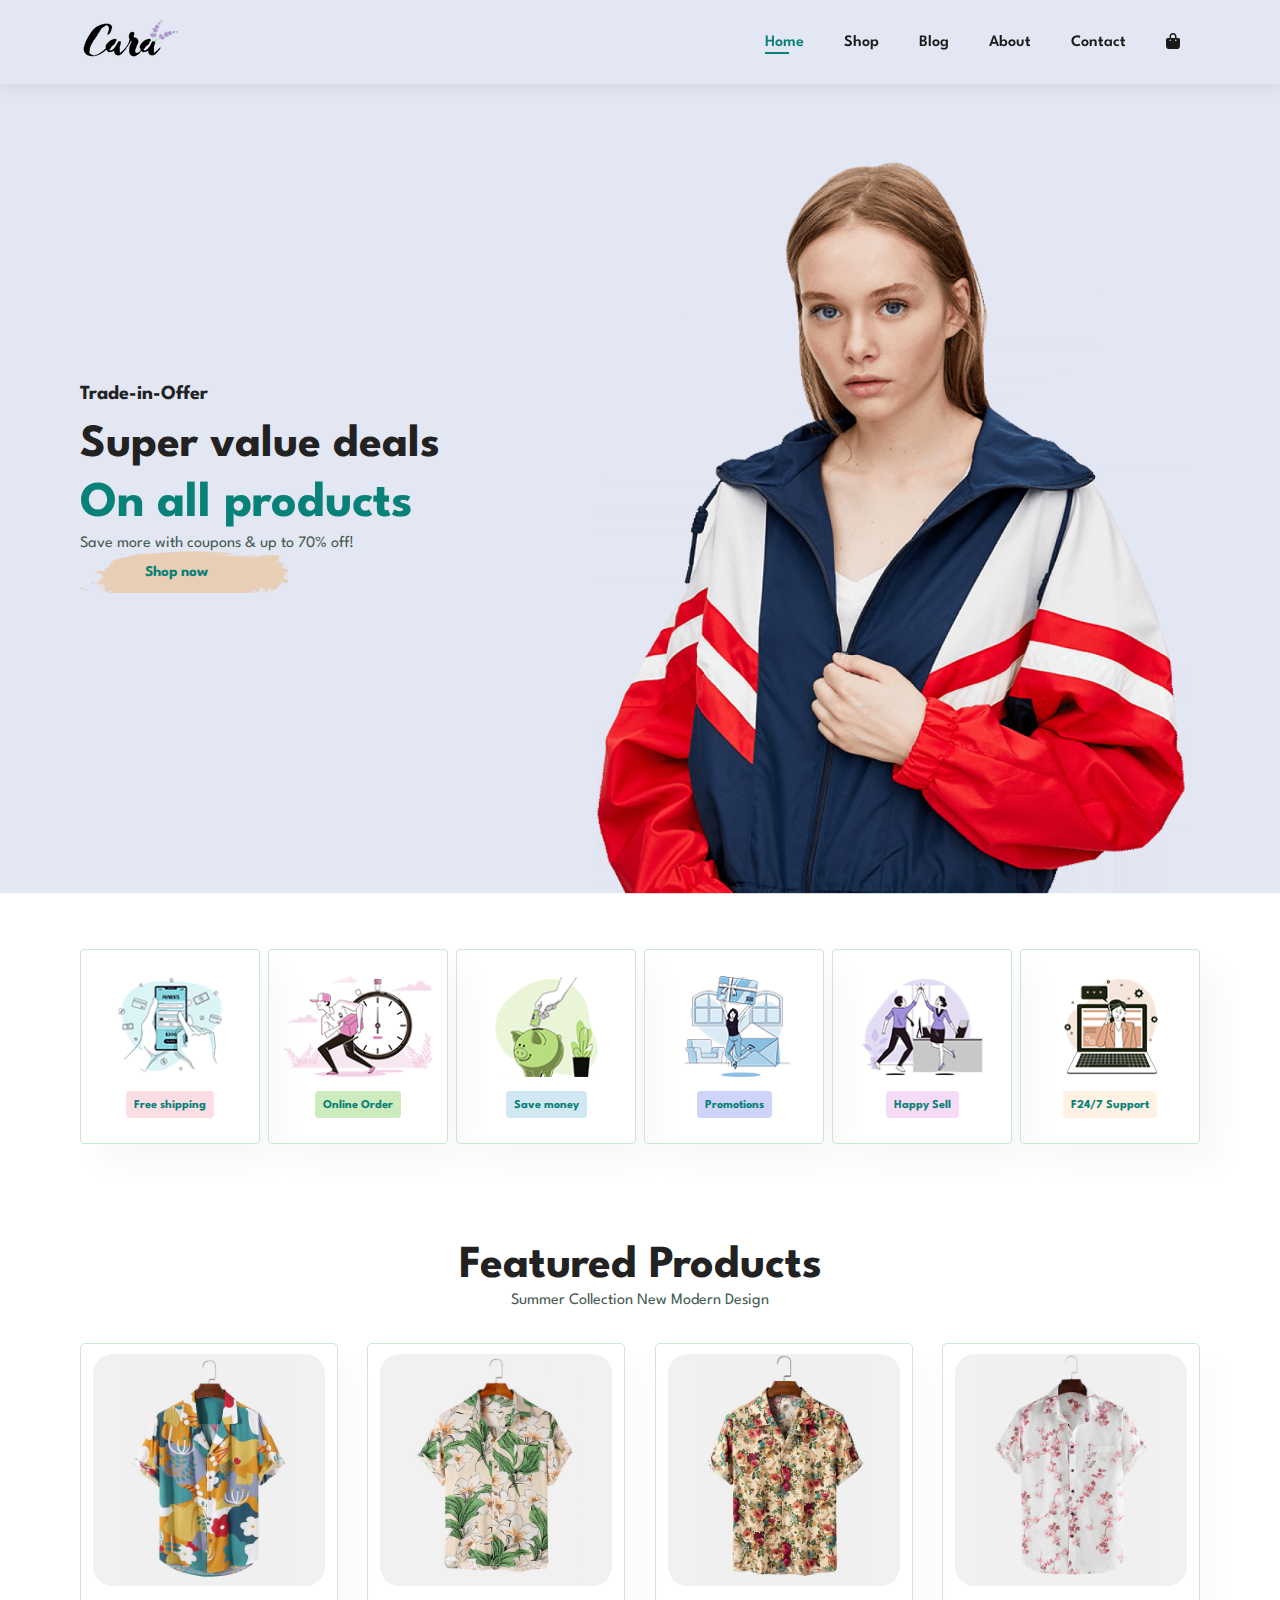
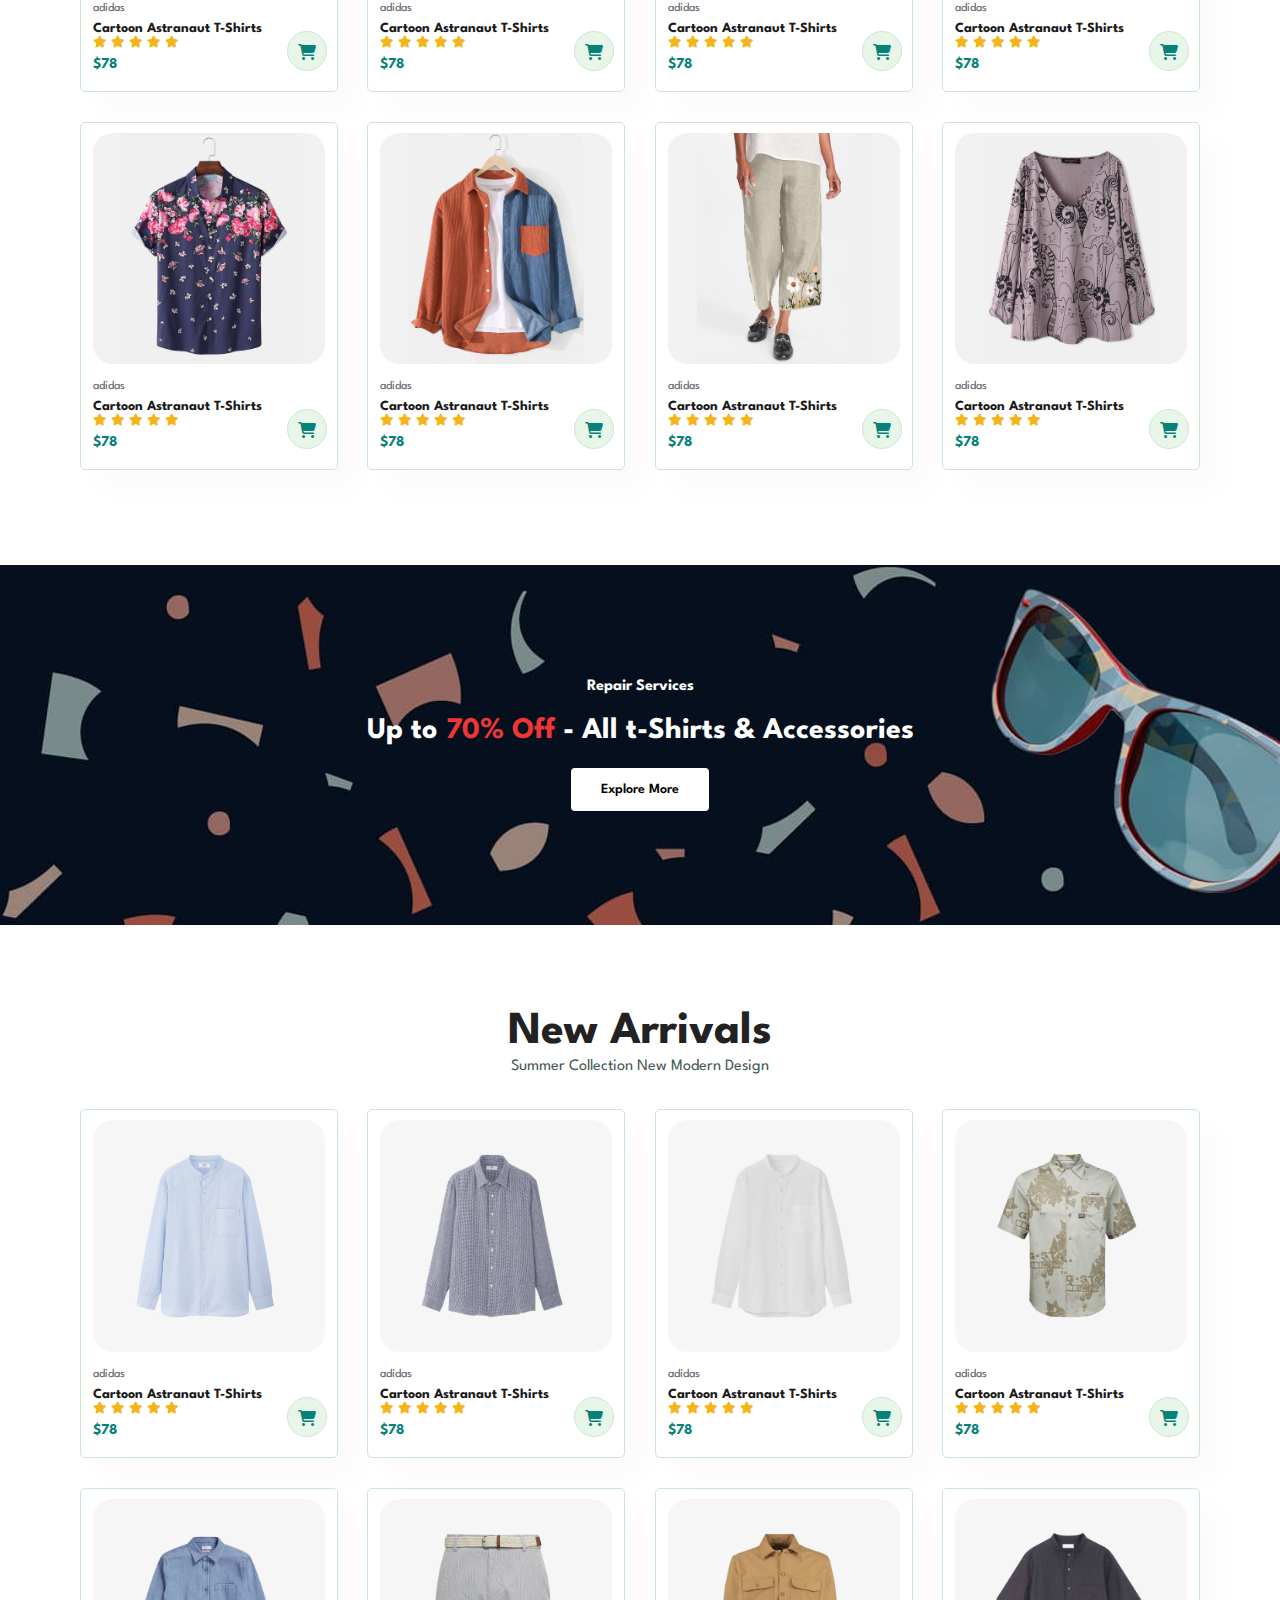
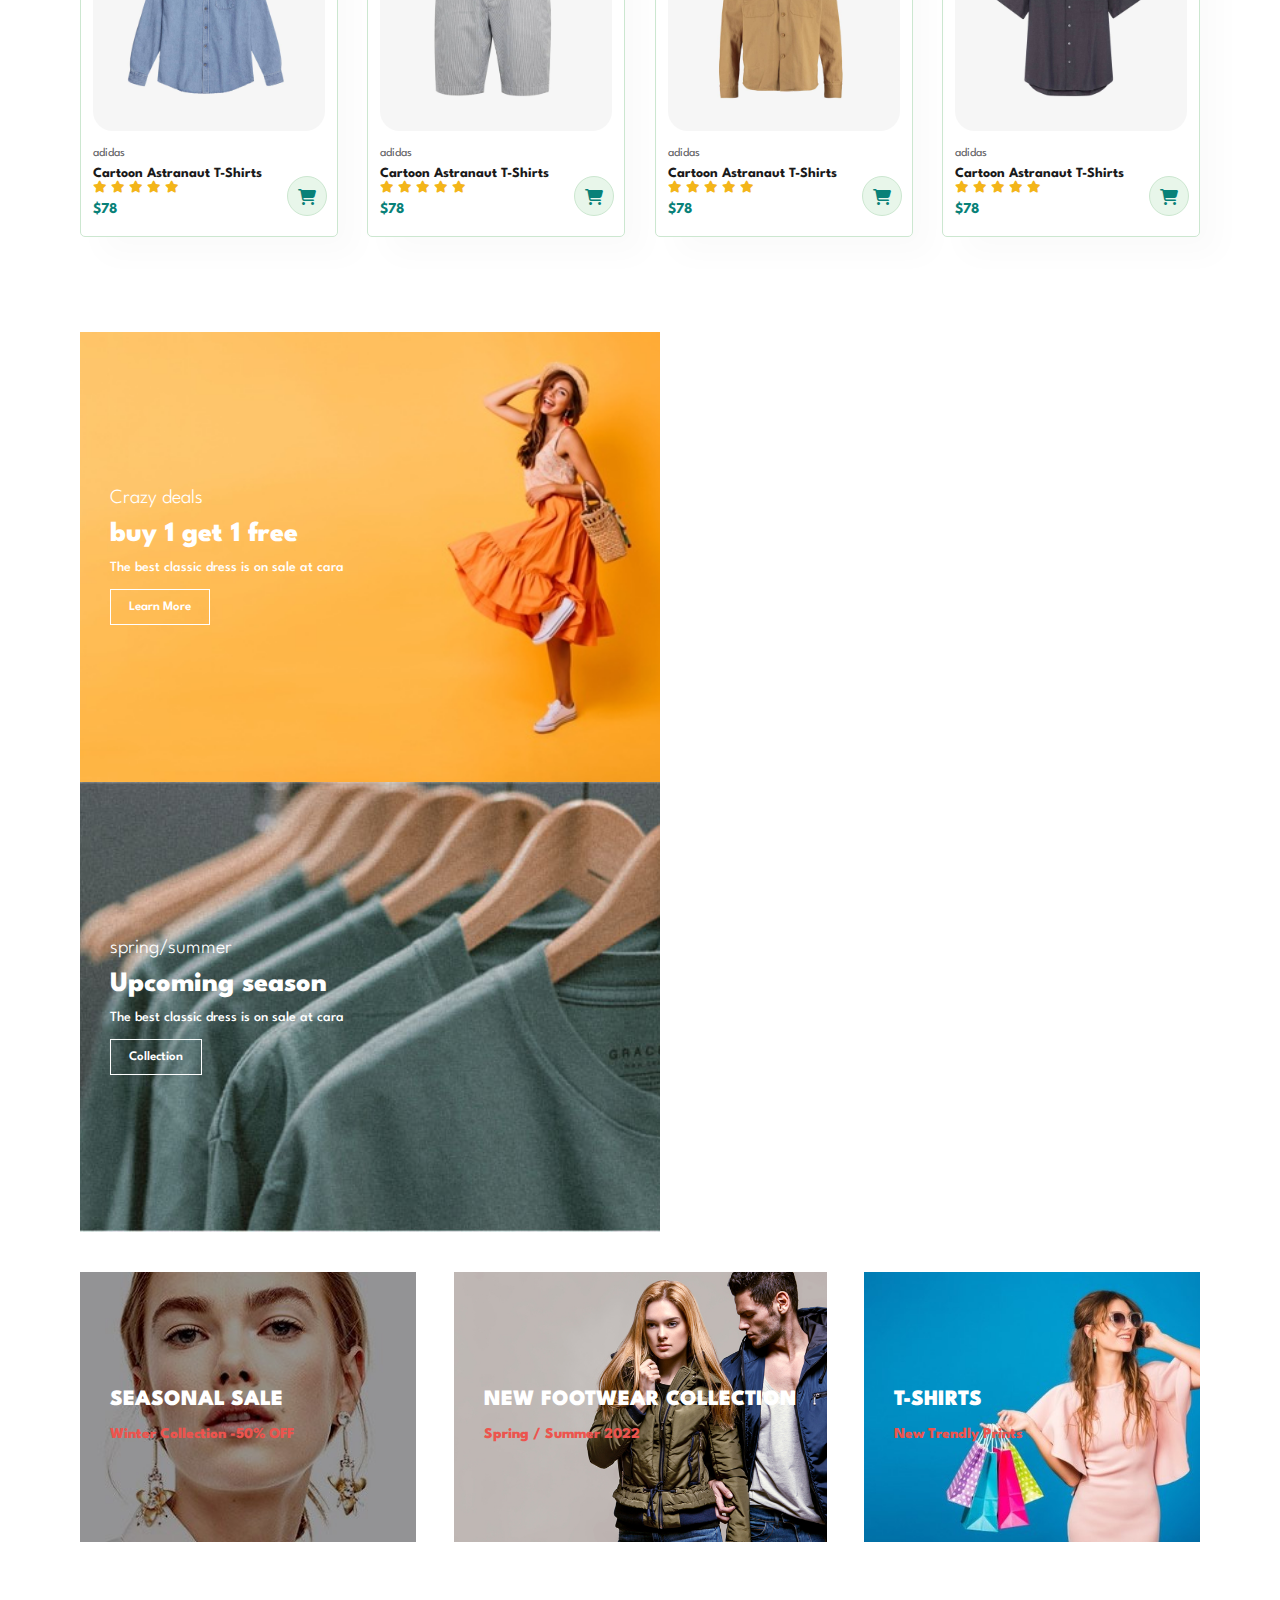
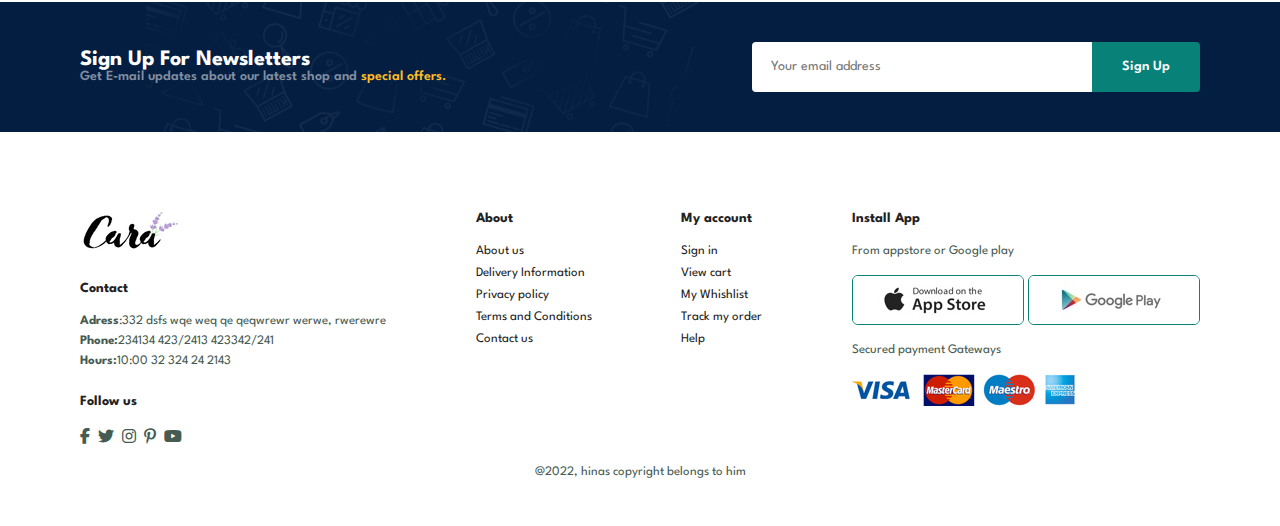
<file: index.html>
<!DOCTYPE html>
<html lang="en">
<head>
    <meta charset="UTF-8">
    <meta http-equiv="X-UA-Compatible" content="IE=edge">
    <meta name="viewport" content="width=device-width, initial-scale=1.0">
    <title>Ecommerce</title>
    <link rel="stylesheet" href="./style.css">
    <link rel="stylesheet" href="https://cdnjs.cloudflare.com/ajax/libs/font-awesome/6.1.1/css/all.min.css">
</head>
<body>
    
    <section id="header">
        <a href="#"><img src="./img/logo.png" class="logo" alt=""></a>

        <div>
            <ul id="navbar">
                <li><a href="index.html" class="active">Home</a></li>
                <li><a href="shop.html">Shop</a></li>
                <li><a href="blog.html">Blog</a></li>
                <li><a href="about.html">About</a></li>
                <li><a href="contact.html">Contact</a></li>
                <li id="lg-bag"><a href="cart.html"><i class="fa-solid fa-bag-shopping"></i></a></li>
                <a href="#" id="close"><i class="fa-solid fa-xmark"></i></a>
            </ul>
        </div>
        <div id="mobile">
            <a href="cart.html" onclick="show()"><i class="fa-solid fa-bag-shopping"></i></a>
            <i class="fas fa-outdent" id="bar"></i>
        </div>
    </section>

    <section id="hero">
        <h4>Trade-in-Offer</h4>
        <h2>Super value deals</h2>
        <h1>On all products</h1>
        <p>Save more with coupons & up to 70% off!</p>
        <button>Shop now</button>
    </section>

    <section id="feature" class="section-p1">
        <div class="fe-box">
            <img src="./img/features/f1.png" alt="">
            <h6>Free shipping</h6>
        </div>
        <div class="fe-box">
            <img src="./img/features/f2.png" alt="">
            <h6>Online Order</h6>
        </div>
        <div class="fe-box">
            <img src="./img/features/f3.png" alt="">
            <h6>Save money</h6>
        </div>
        <div class="fe-box">
            <img src="./img/features/f4.png" alt="">
            <h6>Promotions</h6>
        </div>
        <div class="fe-box">
            <img src="./img/features/f5.png" alt="">
            <h6>Happy Sell</h6>
        </div>
        <div class="fe-box">
            <img src="./img/features/f6.png" alt="">
            <h6>F24/7 Support</h6>
        </div>
    </section>

    <section id="product1" class="section-p1">
        <h2>Featured Products</h2>
        <p>Summer Collection New Modern Design</p>
        <div class="pro-container">
            <div class="pro">
                <img src="./img/products/f1.jpg" alt="">
                <div class="des">
                    <span>adidas</span>
                    <h5>Cartoon Astranaut T-Shirts</h5>
                    <div class="star">
                        <i class="fas fa-star"></i>
                        <i class="fas fa-star"></i>
                        <i class="fas fa-star"></i>
                        <i class="fas fa-star"></i>
                        <i class="fas fa-star"></i>
                    </div>
                    <h4>$78</h4>
                </div>
                <a href="#"><i class="fa-solid fa-cart-shopping cart"></i></a>
            </div>
            <div class="pro">
                <img src="./img/products/f2.jpg" alt="">
                <div class="des">
                    <span>adidas</span>
                    <h5>Cartoon Astranaut T-Shirts</h5>
                    <div class="star">
                        <i class="fas fa-star"></i>
                        <i class="fas fa-star"></i>
                        <i class="fas fa-star"></i>
                        <i class="fas fa-star"></i>
                        <i class="fas fa-star"></i>
                    </div>
                    <h4>$78</h4>
                </div>
                <a href="#"><i class="fa-solid fa-cart-shopping cart"></i></a>
            </div>
            <div class="pro">
                <img src="./img/products/f3.jpg" alt="">
                <div class="des">
                    <span>adidas</span>
                    <h5>Cartoon Astranaut T-Shirts</h5>
                    <div class="star">
                        <i class="fas fa-star"></i>
                        <i class="fas fa-star"></i>
                        <i class="fas fa-star"></i>
                        <i class="fas fa-star"></i>
                        <i class="fas fa-star"></i>
                    </div>
                    <h4>$78</h4>
                </div>
                <a href="#"><i class="fa-solid fa-cart-shopping cart"></i></a>
            </div>
            <div class="pro">
                <img src="./img/products/f4.jpg" alt="">
                <div class="des">
                    <span>adidas</span>
                    <h5>Cartoon Astranaut T-Shirts</h5>
                    <div class="star">
                        <i class="fas fa-star"></i>
                        <i class="fas fa-star"></i>
                        <i class="fas fa-star"></i>
                        <i class="fas fa-star"></i>
                        <i class="fas fa-star"></i>
                    </div>
                    <h4>$78</h4>
                </div>
                <a href="#"><i class="fa-solid fa-cart-shopping cart"></i></a>
            </div>
            <div class="pro">
                <img src="./img/products/f5.jpg" alt="">
                <div class="des">
                    <span>adidas</span>
                    <h5>Cartoon Astranaut T-Shirts</h5>
                    <div class="star">
                        <i class="fas fa-star"></i>
                        <i class="fas fa-star"></i>
                        <i class="fas fa-star"></i>
                        <i class="fas fa-star"></i>
                        <i class="fas fa-star"></i>
                    </div>
                    <h4>$78</h4>
                </div>
                <a href="#"><i class="fa-solid fa-cart-shopping cart"></i></a>
            </div>
            <div class="pro">
                <img src="./img/products/f6.jpg" alt="">
                <div class="des">
                    <span>adidas</span>
                    <h5>Cartoon Astranaut T-Shirts</h5>
                    <div class="star">
                        <i class="fas fa-star"></i>
                        <i class="fas fa-star"></i>
                        <i class="fas fa-star"></i>
                        <i class="fas fa-star"></i>
                        <i class="fas fa-star"></i>
                    </div>
                    <h4>$78</h4>
                </div>
                <a href="#"><i class="fa-solid fa-cart-shopping cart"></i></a>
            </div>
            <div class="pro">
                <img src="./img/products/f7.jpg" alt="">
                <div class="des">
                    <span>adidas</span>
                    <h5>Cartoon Astranaut T-Shirts</h5>
                    <div class="star">
                        <i class="fas fa-star"></i>
                        <i class="fas fa-star"></i>
                        <i class="fas fa-star"></i>
                        <i class="fas fa-star"></i>
                        <i class="fas fa-star"></i>
                    </div>
                    <h4>$78</h4>
                </div>
                <a href="#"><i class="fa-solid fa-cart-shopping cart"></i></a>
            </div>
            <div class="pro">
                <img src="./img/products/f8.jpg" alt="">
                <div class="des">
                    <span>adidas</span>
                    <h5>Cartoon Astranaut T-Shirts</h5>
                    <div class="star">
                        <i class="fas fa-star"></i>
                        <i class="fas fa-star"></i>
                        <i class="fas fa-star"></i>
                        <i class="fas fa-star"></i>
                        <i class="fas fa-star"></i>
                    </div>
                    <h4>$78</h4>
                </div>
                <a href="#"><i class="fa-solid fa-cart-shopping cart"></i></a>
            </div>
        </div>
    </section>

    <section id="banner" class="section-m1">
        <h4>Repair Services</h4>
        <h2>Up to <span>70% Off</span> - All t-Shirts & Accessories</h2>
        <button class="normal">Explore More</button>
    </section>
    
    <section id="product1" class="section-p1">
        <h2>New Arrivals</h2>
        <p>Summer Collection New Modern Design</p>
        <div class="pro-container">
            <div class="pro">
                <img src="./img/products/n1.jpg" alt="">
                <div class="des">
                    <span>adidas</span>
                    <h5>Cartoon Astranaut T-Shirts</h5>
                    <div class="star">
                        <i class="fas fa-star"></i>
                        <i class="fas fa-star"></i>
                        <i class="fas fa-star"></i>
                        <i class="fas fa-star"></i>
                        <i class="fas fa-star"></i>
                    </div>
                    <h4>$78</h4>
                </div>
                <a href="#"><i class="fa-solid fa-cart-shopping cart"></i></a>
            </div>
            <div class="pro">
                <img src="./img/products/n2.jpg" alt="">
                <div class="des">
                    <span>adidas</span>
                    <h5>Cartoon Astranaut T-Shirts</h5>
                    <div class="star">
                        <i class="fas fa-star"></i>
                        <i class="fas fa-star"></i>
                        <i class="fas fa-star"></i>
                        <i class="fas fa-star"></i>
                        <i class="fas fa-star"></i>
                    </div>
                    <h4>$78</h4>
                </div>
                <a href="#"><i class="fa-solid fa-cart-shopping cart"></i></a>
            </div>
            <div class="pro">
                <img src="./img/products/n3.jpg" alt="">
                <div class="des">
                    <span>adidas</span>
                    <h5>Cartoon Astranaut T-Shirts</h5>
                    <div class="star">
                        <i class="fas fa-star"></i>
                        <i class="fas fa-star"></i>
                        <i class="fas fa-star"></i>
                        <i class="fas fa-star"></i>
                        <i class="fas fa-star"></i>
                    </div>
                    <h4>$78</h4>
                </div>
                <a href="#"><i class="fa-solid fa-cart-shopping cart"></i></a>
            </div>
            <div class="pro">
                <img src="./img/products/n4.jpg" alt="">
                <div class="des">
                    <span>adidas</span>
                    <h5>Cartoon Astranaut T-Shirts</h5>
                    <div class="star">
                        <i class="fas fa-star"></i>
                        <i class="fas fa-star"></i>
                        <i class="fas fa-star"></i>
                        <i class="fas fa-star"></i>
                        <i class="fas fa-star"></i>
                    </div>
                    <h4>$78</h4>
                </div>
                <a href="#"><i class="fa-solid fa-cart-shopping cart"></i></a>
            </div>
            <div class="pro">
                <img src="./img/products/n5.jpg" alt="">
                <div class="des">
                    <span>adidas</span>
                    <h5>Cartoon Astranaut T-Shirts</h5>
                    <div class="star">
                        <i class="fas fa-star"></i>
                        <i class="fas fa-star"></i>
                        <i class="fas fa-star"></i>
                        <i class="fas fa-star"></i>
                        <i class="fas fa-star"></i>
                    </div>
                    <h4>$78</h4>
                </div>
                <a href="#"><i class="fa-solid fa-cart-shopping cart"></i></a>
            </div>
            <div class="pro">
                <img src="./img/products/n6.jpg" alt="">
                <div class="des">
                    <span>adidas</span>
                    <h5>Cartoon Astranaut T-Shirts</h5>
                    <div class="star">
                        <i class="fas fa-star"></i>
                        <i class="fas fa-star"></i>
                        <i class="fas fa-star"></i>
                        <i class="fas fa-star"></i>
                        <i class="fas fa-star"></i>
                    </div>
                    <h4>$78</h4>
                </div>
                <a href="#"><i class="fa-solid fa-cart-shopping cart"></i></a>
            </div>
            <div class="pro">
                <img src="./img/products/n7.jpg" alt="">
                <div class="des">
                    <span>adidas</span>
                    <h5>Cartoon Astranaut T-Shirts</h5>
                    <div class="star">
                        <i class="fas fa-star"></i>
                        <i class="fas fa-star"></i>
                        <i class="fas fa-star"></i>
                        <i class="fas fa-star"></i>
                        <i class="fas fa-star"></i>
                    </div>
                    <h4>$78</h4>
                </div>
                <a href="#"><i class="fa-solid fa-cart-shopping cart"></i></a>
            </div>
            <div class="pro">
                <img src="./img/products/n8.jpg" alt="">
                <div class="des">
                    <span>adidas</span>
                    <h5>Cartoon Astranaut T-Shirts</h5>
                    <div class="star">
                        <i class="fas fa-star"></i>
                        <i class="fas fa-star"></i>
                        <i class="fas fa-star"></i>
                        <i class="fas fa-star"></i>
                        <i class="fas fa-star"></i>
                    </div>
                    <h4>$78</h4>
                </div>
                <a href="#"><i class="fa-solid fa-cart-shopping cart"></i></a>
            </div>
        </div>
    </section>

    <section id="sm-banner"  class="section-p1">
        <div class="banner-box">
            <h4>Crazy deals</h4>
            <h2>buy 1 get 1 free</h2>
            <span>The best classic dress is on sale at cara</span>
            <button class="white">Learn More</button>
        </div>
        <div class="banner-box banner-box2">
            <h4>spring/summer</h4>
            <h2>Upcoming season</h2>
            <span>The best classic dress is on sale at cara</span>
            <button class="white">Collection</button>
        </div>
    </section>

    <section id="banner3">
        <div class="banner-box">
            <h2>SEASONAL SALE</h2>
            <h3>Winter Collection -50% OFF</h3>
        </div>
        <div class="banner-box banner-box2">
            <h2>NEW FOOTWEAR COLLECTION</h2>
            <h3>Spring / Summer 2022</h3>
        </div>
        <div class="banner-box banner-box3">
            <h2>T-SHIRTS</h2>
            <h3>New Trendly Prints</h3>
        </div>
    </section>

    <section id="newsletter" class="section-p1 section-m1">
        <div class="newstext">
            <h4>Sign Up For Newsletters</h4>
            <p>
                Get E-mail updates about our latest shop and <span>special offers.</span>
            </p>
        </div>
        <div class="form">
            <input type="text" placeholder="Your email address">
            <button class="normal">Sign Up</button>
        </div>
    </section>

    <footer class="section-p1">
        <div class="col">
            <img src="./img/logo.png" class="logo" alt="">
            <h4>Contact</h4>
            <p><strong>Adress</strong>:332 dsfs wqe weq qe qeqwrewr werwe, rwerewre</p>
            <p><strong>Phone:</strong>234134 423/2413 423342/241</p>
            <p><strong>Hours:</strong>10:00 32 324 24 2143</p>
            <div class="follow">
                <h4>Follow us</h4>
                <div class="icon">
                    <i class="fab fa-facebook-f"></i>
                    <i class="fab fa-twitter"></i>
                    <i class="fab fa-instagram"></i>
                    <i class="fab fa-pinterest-p"></i>
                    <i class="fab fa-youtube"></i>
                </div>
            </div>
        </div>
        <div class="col">
            <h4>About</h4>
            <a href="#">About us</a>
            <a href="#">Delivery Information</a>
            <a href="#">Privacy policy</a>
            <a href="#">Terms and Conditions</a>
            <a href="#">Contact us</a>
        </div>
        <div class="col">
            <h4>My account</h4>
            <a href="#">Sign in</a>
            <a href="#">View cart</a>
            <a href="#">My Whishlist</a>
            <a href="#">Track my order</a>
            <a href="#">Help</a>
        </div>
        <div class="col install">
            <h4>Install App</h4>
            <p>From appstore or Google play</p>
            <div class="row">
                <img src="./img/pay/app.jpg" alt="">
                <img src="./img/pay/play.jpg" alt="">
            </div>
            <p>Secured payment Gateways</p>
            <img src="./img/pay/pay.png" alt="">
        </div>
        <div class="copyright">
            <p>@2022, hinas copyright belongs to him</p>
        </div>
    </footer>


    <script src="./script.js"></script>
</body>
</html>
</file>
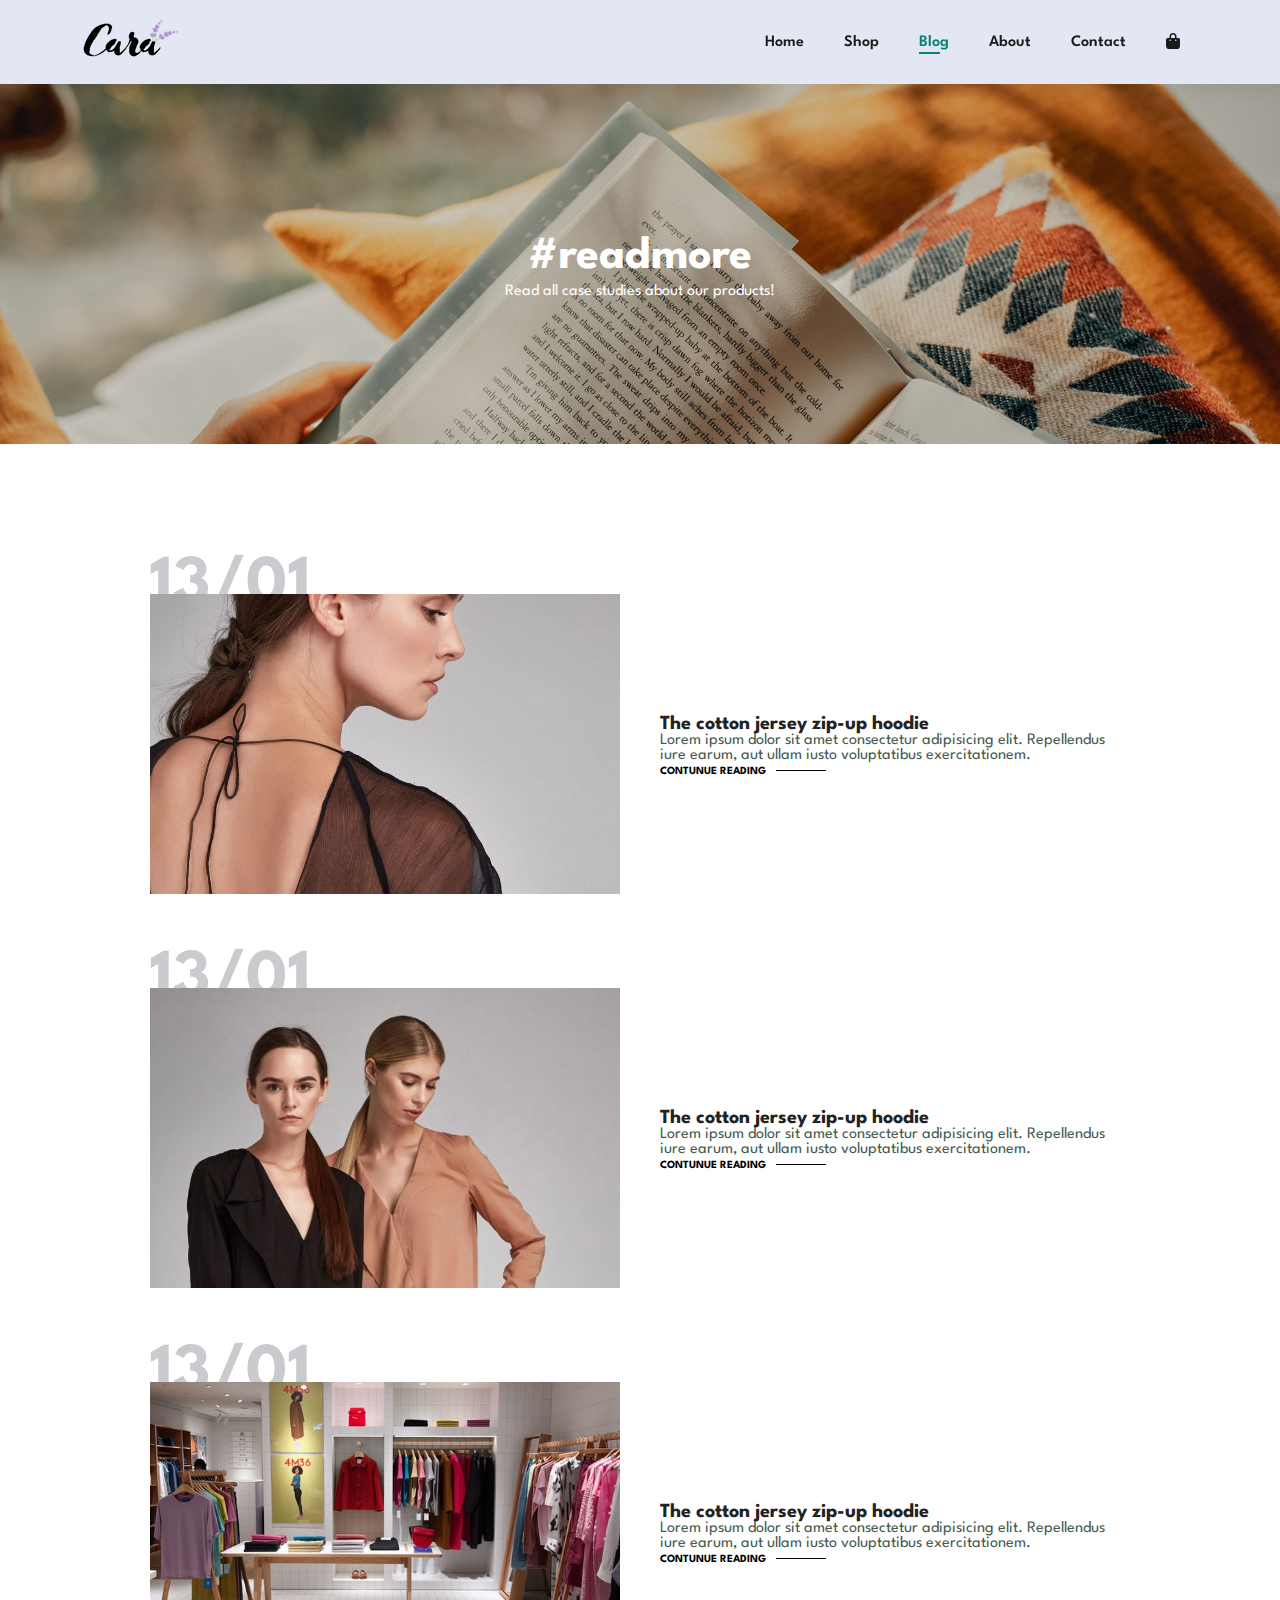
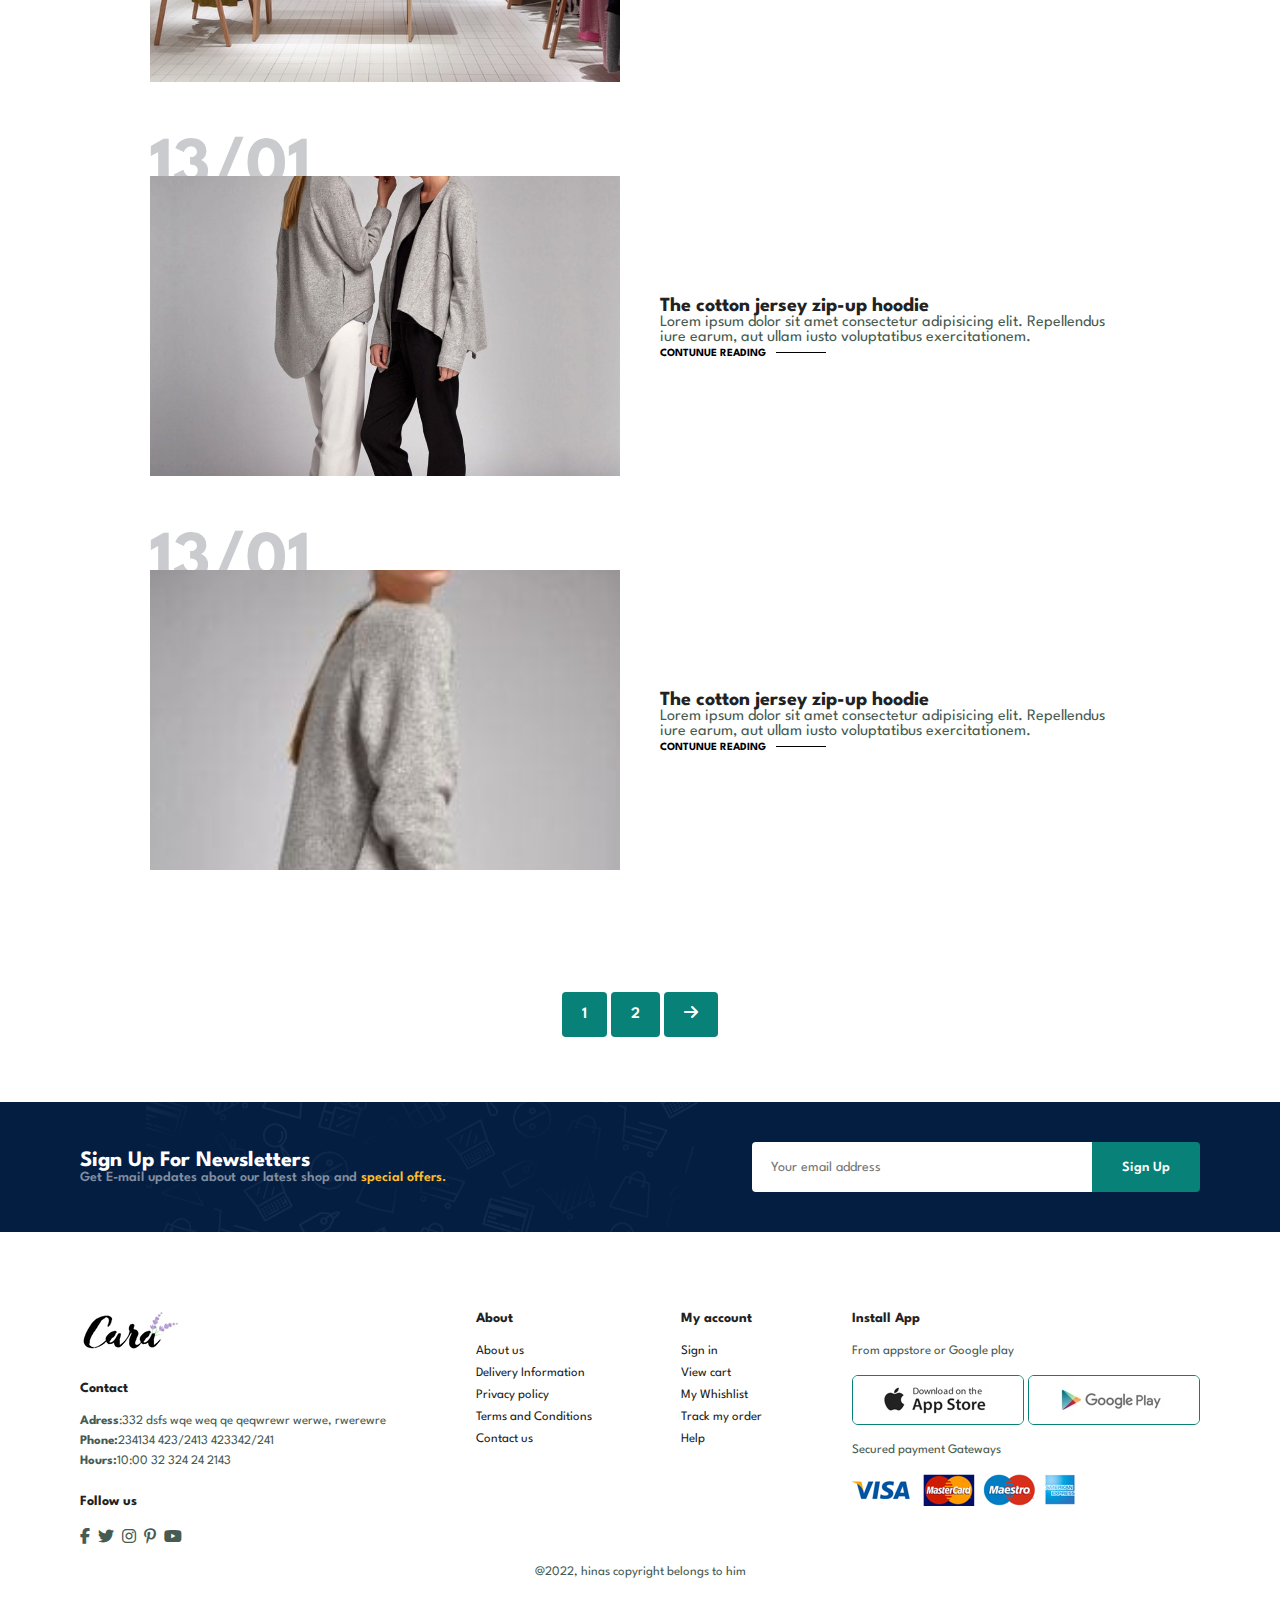
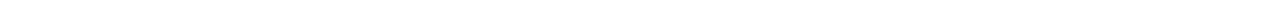
<file: blog.html>
<!DOCTYPE html>
<html lang="en">
<head>
    <meta charset="UTF-8">
    <meta http-equiv="X-UA-Compatible" content="IE=edge">
    <meta name="viewport" content="width=device-width, initial-scale=1.0">
    <title>Ecommerce</title>
    <link rel="stylesheet" href="./style.css">
    <link rel="stylesheet" href="https://cdnjs.cloudflare.com/ajax/libs/font-awesome/6.1.1/css/all.min.css">
</head>
<body>
    
    <section id="header">
        <a href="#"><img src="./img/logo.png" class="logo" alt=""></a>

        <div>
            <ul id="navbar">
                <li><a href="index.html">Home</a></li>
                <li><a href="shop.html">Shop</a></li>
                <li><a href="blog.html" class="active">Blog</a></li>
                <li><a href="about.html">About</a></li>
                <li><a href="contact.html">Contact</a></li>
                <li id="lg-bag"><a href="cart.html"><i class="fa-solid fa-bag-shopping"></i></a></li>
                <a href="#" id="close"><i class="fa-solid fa-xmark"></i></a>
            </ul>
        </div>
        <div id="mobile">
            <a href="cart.html" onclick="show()"><i class="fa-solid fa-bag-shopping"></i></a>
            <i class="fas fa-outdent" id="bar"></i>
        </div>
    </section>

    <section id="page-header" class="blog-header">
        <h2>#readmore</h2>
        <p>Read all case studies about our products!</p>
    </section>

    <section id="blog">
        <div class="blog-box">
            <div class="blog-img">
                <img src="./img/blog/b1.jpg" alt="">
            </div>
            <div class="blog-details">
                <h4>The cotton jersey zip-up hoodie</h4>
                <p>Lorem ipsum dolor sit amet consectetur adipisicing elit. Repellendus iure earum, aut ullam iusto voluptatibus exercitationem.</p>
                <a href="#">Contunue reading</a>
            </div>
            <h1>13/01</h1>
        </div>
        <div class="blog-box">
            <div class="blog-img">
                <img src="./img/blog/b2.jpg" alt="">
            </div>
            <div class="blog-details">
                <h4>The cotton jersey zip-up hoodie</h4>
                <p>Lorem ipsum dolor sit amet consectetur adipisicing elit. Repellendus iure earum, aut ullam iusto voluptatibus exercitationem.</p>
                <a href="#">Contunue reading</a>
            </div>
            <h1>13/01</h1>
        </div>
        <div class="blog-box">
            <div class="blog-img">
                <img src="./img/blog/b3.jpg" alt="">
            </div>
            <div class="blog-details">
                <h4>The cotton jersey zip-up hoodie</h4>
                <p>Lorem ipsum dolor sit amet consectetur adipisicing elit. Repellendus iure earum, aut ullam iusto voluptatibus exercitationem.</p>
                <a href="#">Contunue reading</a>
            </div>
            <h1>13/01</h1>
        </div>
        <div class="blog-box">
            <div class="blog-img">
                <img src="./img/blog/b4.jpg" alt="">
            </div>
            <div class="blog-details">
                <h4>The cotton jersey zip-up hoodie</h4>
                <p>Lorem ipsum dolor sit amet consectetur adipisicing elit. Repellendus iure earum, aut ullam iusto voluptatibus exercitationem.</p>
                <a href="#">Contunue reading</a>
            </div>
            <h1>13/01</h1>
        </div>
        <div class="blog-box">
            <div class="blog-img">
                <img src="./img/blog/b5.jpg" alt="">
            </div>
            <div class="blog-details">
                <h4>The cotton jersey zip-up hoodie</h4>
                <p>Lorem ipsum dolor sit amet consectetur adipisicing elit. Repellendus iure earum, aut ullam iusto voluptatibus exercitationem.</p>
                <a href="#">Contunue reading</a>
            </div>
            <h1>13/01</h1>
        </div>
    </section>


    <section id="pagination" class="section-p1">
        <a href="#">1</a>
        <a href="#">2</a>
        <a href="#"><i class="fa-solid fa-arrow-right"></i></a>
    </section>


    <section id="newsletter" class="section-p1 section-m1">
        <div class="newstext">
            <h4>Sign Up For Newsletters</h4>
            <p>
                Get E-mail updates about our latest shop and <span>special offers.</span>
            </p>
        </div>
        <div class="form">
            <input type="text" placeholder="Your email address">
            <button class="normal">Sign Up</button>
        </div>
    </section>

    <footer class="section-p1">
        <div class="col">
            <img src="./img/logo.png" class="logo" alt="">
            <h4>Contact</h4>
            <p><strong>Adress</strong>:332 dsfs wqe weq qe qeqwrewr werwe, rwerewre</p>
            <p><strong>Phone:</strong>234134 423/2413 423342/241</p>
            <p><strong>Hours:</strong>10:00 32 324 24 2143</p>
            <div class="follow">
                <h4>Follow us</h4>
                <div class="icon">
                    <i class="fab fa-facebook-f"></i>
                    <i class="fab fa-twitter"></i>
                    <i class="fab fa-instagram"></i>
                    <i class="fab fa-pinterest-p"></i>
                    <i class="fab fa-youtube"></i>
                </div>
            </div>
        </div>
        <div class="col">
            <h4>About</h4>
            <a href="#">About us</a>
            <a href="#">Delivery Information</a>
            <a href="#">Privacy policy</a>
            <a href="#">Terms and Conditions</a>
            <a href="#">Contact us</a>
        </div>
        <div class="col">
            <h4>My account</h4>
            <a href="#">Sign in</a>
            <a href="#">View cart</a>
            <a href="#">My Whishlist</a>
            <a href="#">Track my order</a>
            <a href="#">Help</a>
        </div>
        <div class="col install">
            <h4>Install App</h4>
            <p>From appstore or Google play</p>
            <div class="row">
                <img src="./img/pay/app.jpg" alt="">
                <img src="./img/pay/play.jpg" alt="">
            </div>
            <p>Secured payment Gateways</p>
            <img src="./img/pay/pay.png" alt="">
        </div>
        <div class="copyright">
            <p>@2022, hinas copyright belongs to him</p>
        </div>
    </footer>


    <script src="./script.js"></script>
</body>
</html>
</file>
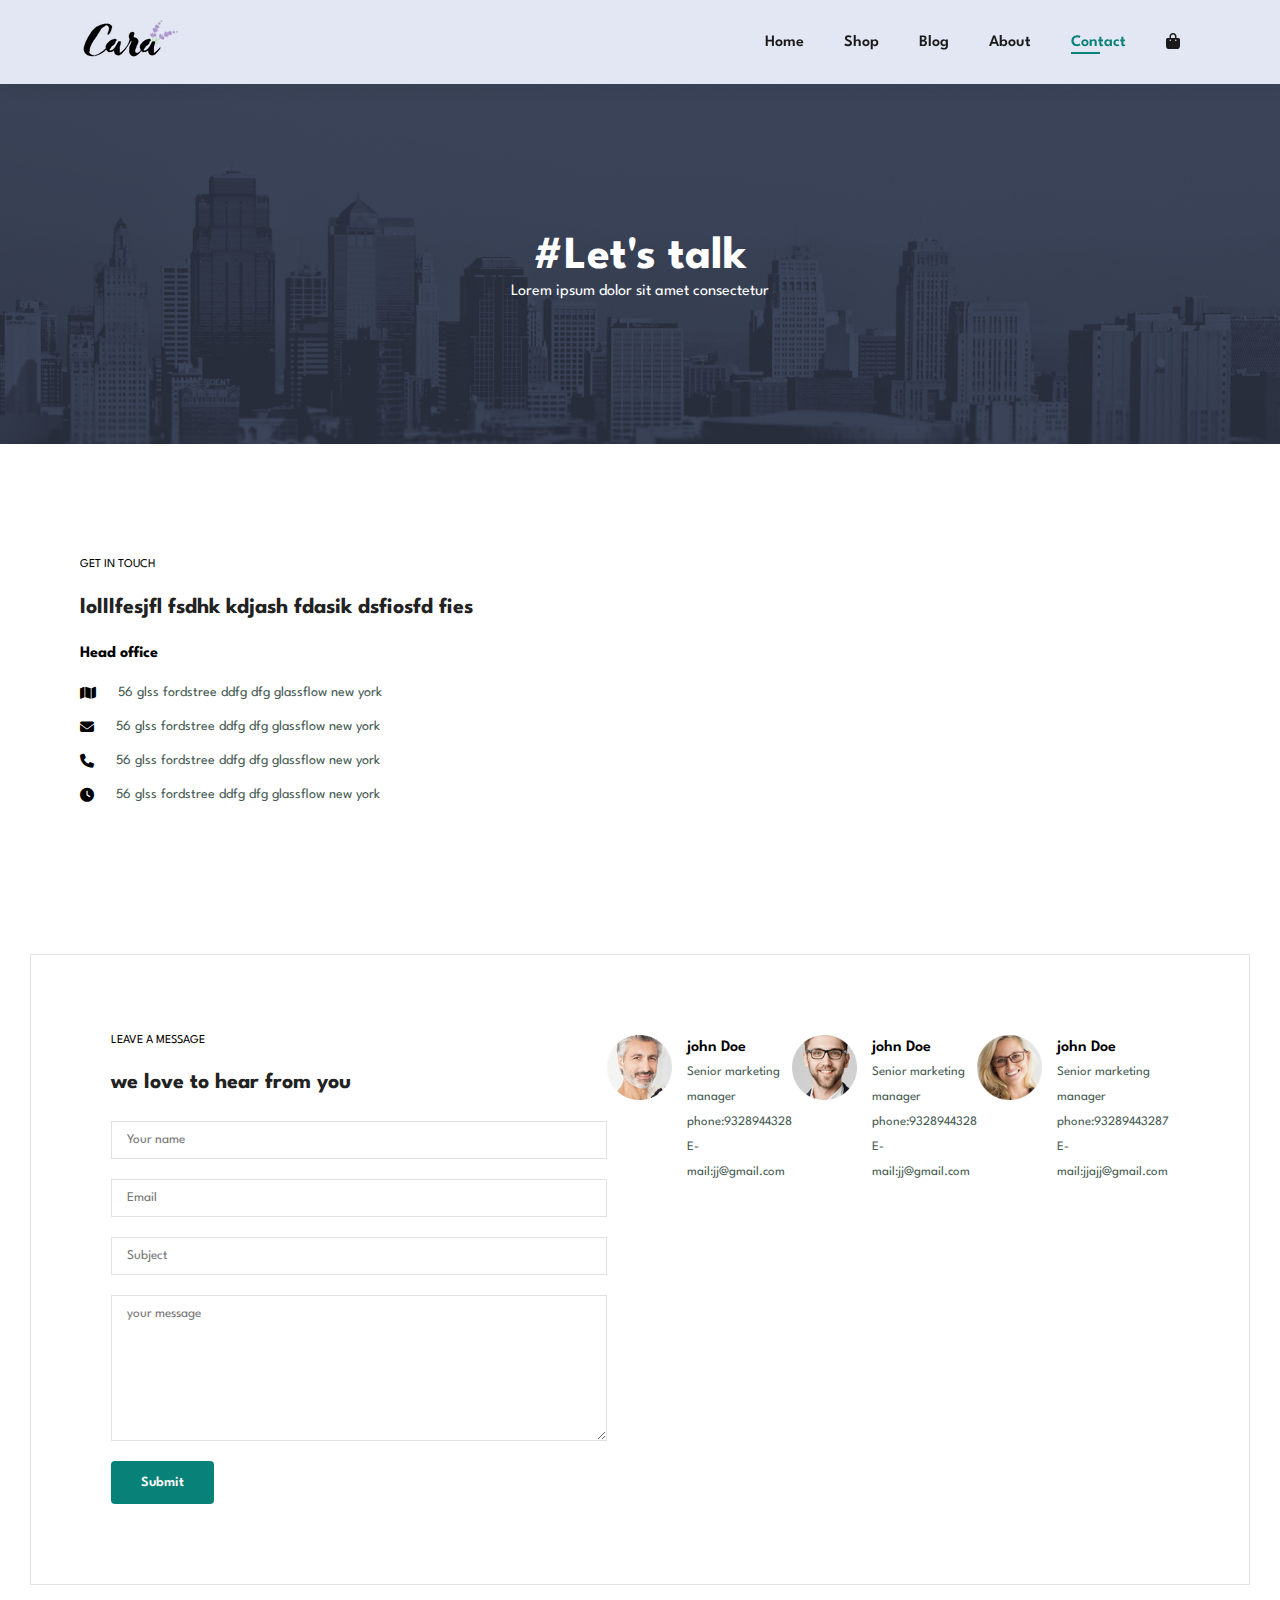
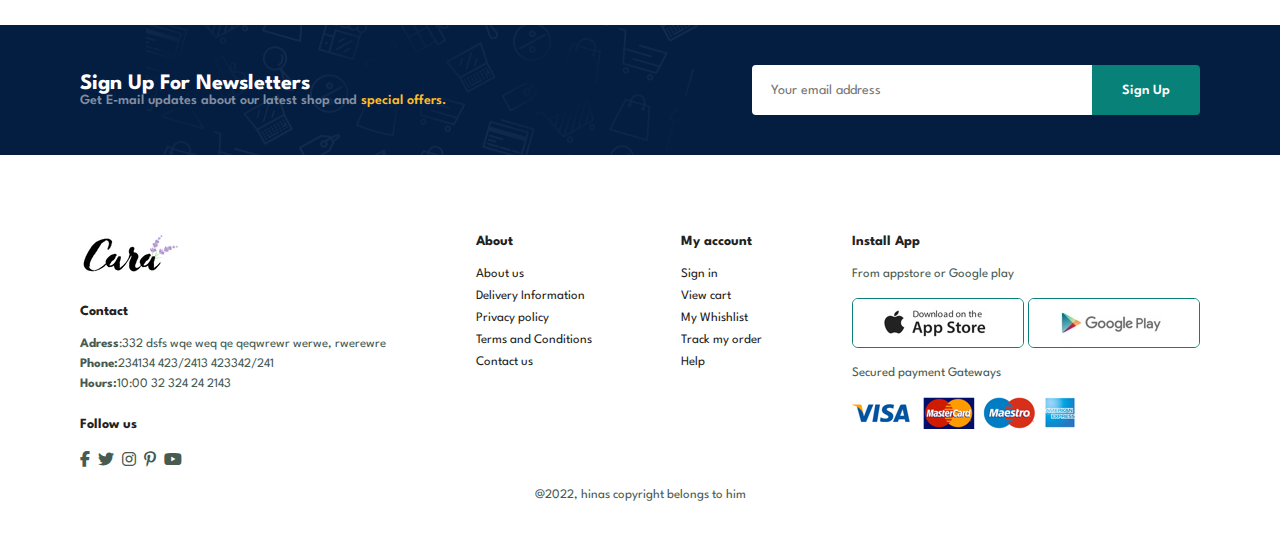
<file: contact.html>
<!DOCTYPE html>
<html lang="en">
<head>
    <meta charset="UTF-8">
    <meta http-equiv="X-UA-Compatible" content="IE=edge">
    <meta name="viewport" content="width=device-width, initial-scale=1.0">
    <title>Ecommerce</title>
    <link rel="stylesheet" href="./style.css">
    <link rel="stylesheet" href="https://cdnjs.cloudflare.com/ajax/libs/font-awesome/6.1.1/css/all.min.css">
</head>
<body>
    
    <section id="header">
        <a href="#"><img src="./img/logo.png" class="logo" alt=""></a>

        <div>
            <ul id="navbar">
                <li><a href="index.html">Home</a></li>
                <li><a href="shop.html">Shop</a></li>
                <li><a href="blog.html">Blog</a></li>
                <li><a href="about.html">About</a></li>
                <li><a href="contact.html" class="active">Contact</a></li>
                <li id="lg-bag"><a href="cart.html"><i class="fa-solid fa-bag-shopping"></i></a></li>
                <a href="#" id="close"><i class="fa-solid fa-xmark"></i></a>
            </ul>
        </div>
        <div id="mobile">
            <a href="cart.html" onclick="show()"><i class="fa-solid fa-bag-shopping"></i></a>
            <i class="fas fa-outdent" id="bar"></i>
        </div>
    </section>

    <section id="page-header" class="about-header">
        <h2>#Let's talk</h2>
        <p>Lorem ipsum dolor sit amet consectetur</p>
    </section>

    <section id="contact-details" class="section-p1">
        <div class="details">
            <span>GET IN TOUCH</span>
            <h2>lolllfesjfl fsdhk kdjash fdasik dsfiosfd fies</h2>
            <h3>Head office</h3>
            <div>
                <li>
                    <i class="fa-solid fa-map"></i>
                    <p>56 glss fordstree ddfg dfg glassflow new york</p>
                </li>
                <li>
                    <i class="fa-solid fa-envelope"></i>
                    <p>56 glss fordstree ddfg dfg glassflow new york</p>
                </li>
                <li>
                    <i class="fa-solid fa-phone"></i>
                    <p>56 glss fordstree ddfg dfg glassflow new york</p>
                </li>
                <li>
                    <i class="fa-solid fa-clock"></i>
                    <p>56 glss fordstree ddfg dfg glassflow new york</p>
                </li>
            </div>
        </div>
        <div class="map">
            <iframe src="https://www.google.com/maps/embed?pb=!1m18!1m12!1m3!1d387190.2799078377!2d-74.25987330722559!3d40.69767006480126!2m3!1f0!2f0!3f0!3m2!1i1024!2i768!4f13.1!3m3!1m2!1s0x89c24fa5d33f083b%3A0xc80b8f06e177fe62!2sNew%20York%2C%20NY%2C%20USA!5e0!3m2!1sen!2sin!4v1651834706875!5m2!1sen!2sin" width="600" height="450" style="border:0;" allowfullscreen="" loading="lazy" referrerpolicy="no-referrer-when-downgrade"></iframe>
        </div>
    </section>

    <section id="form-details">
        <form action="">
            <span>LEAVE A MESSAGE</span>
            <h2>we love to hear from you</h2>
            <input type="text" placeholder="Your name">
            <input type="text" placeholder="Email">
            <input type="text" placeholder="Subject">
            <textarea name="" id="" cols="30" rows="10" placeholder="your message"></textarea>
            <button class="normal">Submit</button>
        </form>
        <div class="people">
            <div>
                <img src="./img/people/1.png" alt="">
                <p><span>john Doe</span>Senior marketing manager <br>phone:9328944328<br>E-mail:jj@gmail.com</p>
            </div>
        </div>
        <div class="people">
            <div>
                <img src="./img/people/2.png" alt="">
                <p><span>john Doe</span>Senior marketing manager <br>phone:9328944328<br>E-mail:jj@gmail.com</p>
            </div>
        </div>
        <div class="people">
            <div>
                <img src="./img/people/3.png" alt="">
                <p><span>john Doe</span>Senior marketing manager <br>phone:93289443287 <br>E-mail:jjajj@gmail.com</p>
            </div>
        </div>
    </section>

    <section id="newsletter" class="section-p1 section-m1">
        <div class="newstext">
            <h4>Sign Up For Newsletters</h4>
            <p>
                Get E-mail updates about our latest shop and <span>special offers.</span>
            </p>
        </div>
        <div class="form">
            <input type="text" placeholder="Your email address">
            <button class="normal">Sign Up</button>
        </div>
    </section>

    <footer class="section-p1">
        <div class="col">
            <img src="./img/logo.png" class="logo" alt="">
            <h4>Contact</h4>
            <p><strong>Adress</strong>:332 dsfs wqe weq qe qeqwrewr werwe, rwerewre</p>
            <p><strong>Phone:</strong>234134 423/2413 423342/241</p>
            <p><strong>Hours:</strong>10:00 32 324 24 2143</p>
            <div class="follow">
                <h4>Follow us</h4>
                <div class="icon">
                    <i class="fab fa-facebook-f"></i>
                    <i class="fab fa-twitter"></i>
                    <i class="fab fa-instagram"></i>
                    <i class="fab fa-pinterest-p"></i>
                    <i class="fab fa-youtube"></i>
                </div>
            </div>
        </div>
        <div class="col">
            <h4>About</h4>
            <a href="#">About us</a>
            <a href="#">Delivery Information</a>
            <a href="#">Privacy policy</a>
            <a href="#">Terms and Conditions</a>
            <a href="#">Contact us</a>
        </div>
        <div class="col">
            <h4>My account</h4>
            <a href="#">Sign in</a>
            <a href="#">View cart</a>
            <a href="#">My Whishlist</a>
            <a href="#">Track my order</a>
            <a href="#">Help</a>
        </div>
        <div class="col install">
            <h4>Install App</h4>
            <p>From appstore or Google play</p>
            <div class="row">
                <img src="./img/pay/app.jpg" alt="">
                <img src="./img/pay/play.jpg" alt="">
            </div>
            <p>Secured payment Gateways</p>
            <img src="./img/pay/pay.png" alt="">
        </div>
        <div class="copyright">
            <p>@2022, hinas copyright belongs to him</p>
        </div>
    </footer>


    <script src="./script.js"></script>
</body>
</html>
</file>
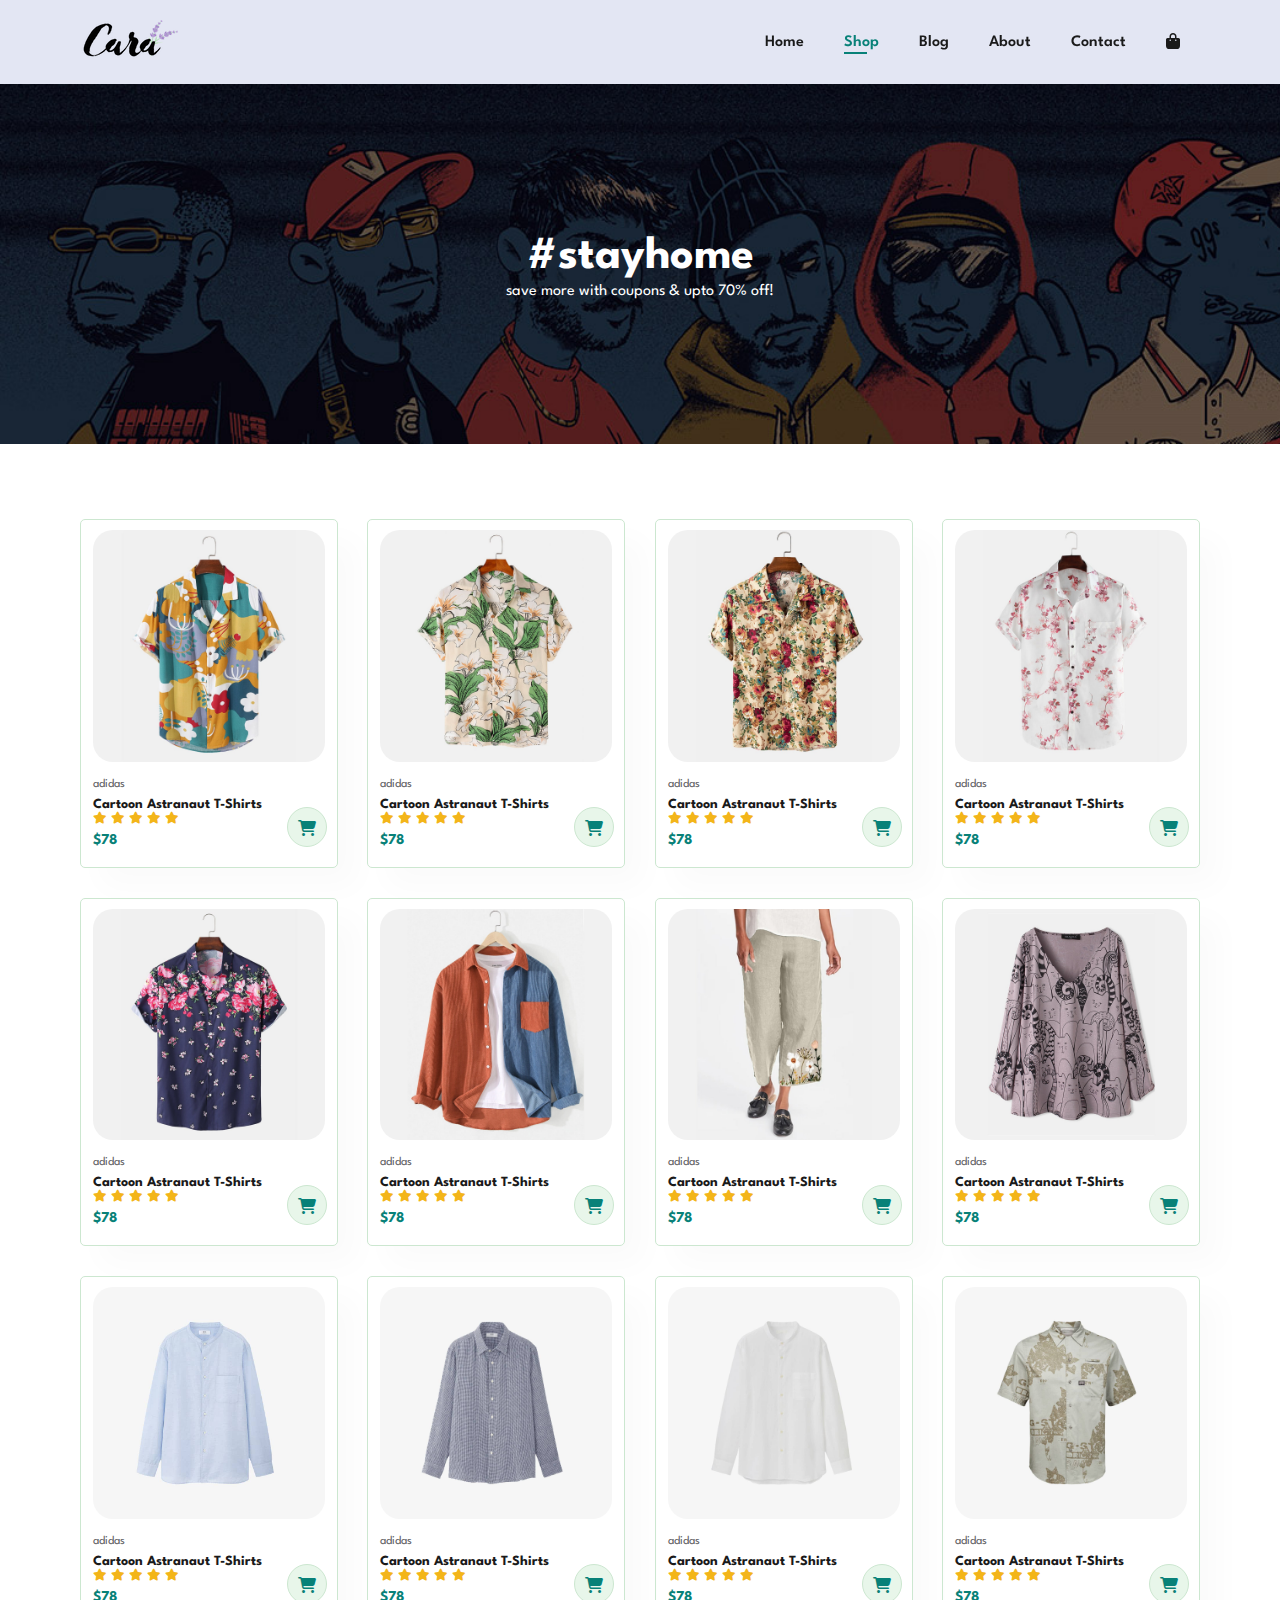
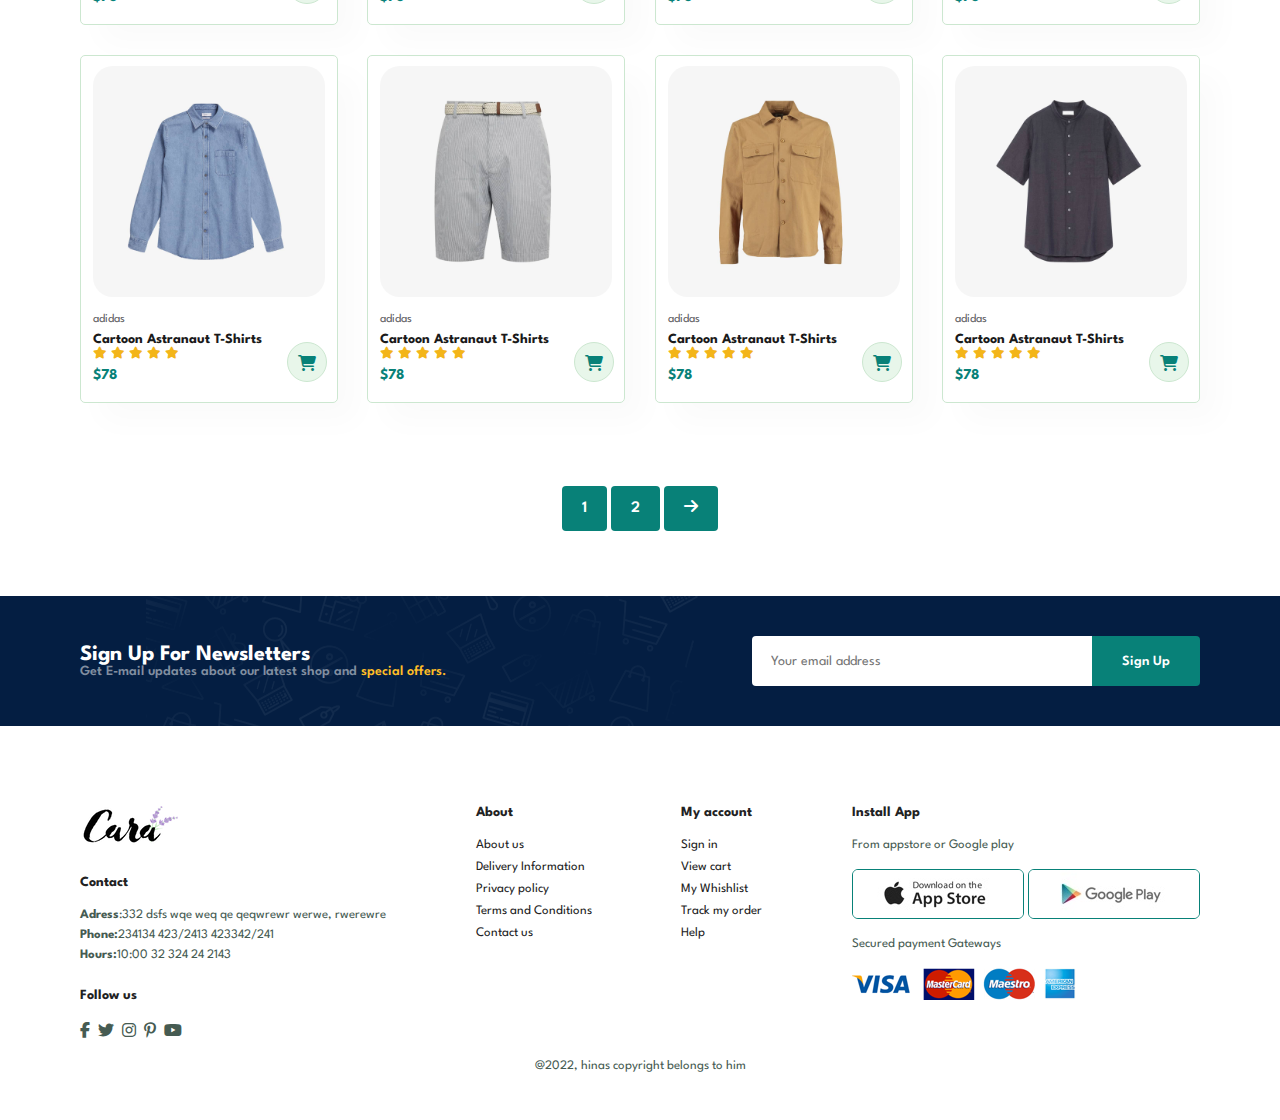
<file: shop.html>
<!DOCTYPE html>
<html lang="en">
<head>
    <meta charset="UTF-8">
    <meta http-equiv="X-UA-Compatible" content="IE=edge">
    <meta name="viewport" content="width=device-width, initial-scale=1.0">
    <title>Ecommerce</title>
    <link rel="stylesheet" href="./style.css">
    <link rel="stylesheet" href="https://cdnjs.cloudflare.com/ajax/libs/font-awesome/6.1.1/css/all.min.css">
</head>
<body>
    
    <section id="header">
        <a href="#"><img src="./img/logo.png" class="logo" alt=""></a>

        <div>
            <ul id="navbar">
                <li><a href="index.html" >Home</a></li>
                <li><a href="shop.html" class="active">Shop</a></li>
                <li><a href="blog.html">Blog</a></li>
                <li><a href="about.html">About</a></li>
                <li><a href="contact.html">Contact</a></li>
                <li id="lg-bag"><a href="cart.html"><i class="fa-solid fa-bag-shopping"></i></a></li>
                <a href="#" id="close"><i class="fa-solid fa-xmark"></i></a>
            </ul>
        </div>
        <div id="mobile">
            <a href="cart.html" onclick="show()"><i class="fa-solid fa-bag-shopping"></i></a>
            <i class="fas fa-outdent" id="bar"></i>
        </div>
    </section>

    <section id="page-header">
        <h2>#stayhome</h2>
        <p>save more with coupons & upto 70% off!</p>
    </section>

    <section id="product1" class="section-p1">
        <div class="pro-container">
            <div class="pro" onclick="window.location.href='sproduct.html';">
                <img src="./img/products/f1.jpg" alt="">
                <div class="des">
                    <span>adidas</span>
                    <h5>Cartoon Astranaut T-Shirts</h5>
                    <div class="star">
                        <i class="fas fa-star"></i>
                        <i class="fas fa-star"></i>
                        <i class="fas fa-star"></i>
                        <i class="fas fa-star"></i>
                        <i class="fas fa-star"></i>
                    </div>
                    <h4>$78</h4>
                </div>
                <a href="#"><i class="fa-solid fa-cart-shopping cart"></i></a>
            </div>
            <div class="pro">
                <img src="./img/products/f2.jpg" alt="">
                <div class="des">
                    <span>adidas</span>
                    <h5>Cartoon Astranaut T-Shirts</h5>
                    <div class="star">
                        <i class="fas fa-star"></i>
                        <i class="fas fa-star"></i>
                        <i class="fas fa-star"></i>
                        <i class="fas fa-star"></i>
                        <i class="fas fa-star"></i>
                    </div>
                    <h4>$78</h4>
                </div>
                <a href="#"><i class="fa-solid fa-cart-shopping cart"></i></a>
            </div>
            <div class="pro">
                <img src="./img/products/f3.jpg" alt="">
                <div class="des">
                    <span>adidas</span>
                    <h5>Cartoon Astranaut T-Shirts</h5>
                    <div class="star">
                        <i class="fas fa-star"></i>
                        <i class="fas fa-star"></i>
                        <i class="fas fa-star"></i>
                        <i class="fas fa-star"></i>
                        <i class="fas fa-star"></i>
                    </div>
                    <h4>$78</h4>
                </div>
                <a href="#"><i class="fa-solid fa-cart-shopping cart"></i></a>
            </div>
            <div class="pro">
                <img src="./img/products/f4.jpg" alt="">
                <div class="des">
                    <span>adidas</span>
                    <h5>Cartoon Astranaut T-Shirts</h5>
                    <div class="star">
                        <i class="fas fa-star"></i>
                        <i class="fas fa-star"></i>
                        <i class="fas fa-star"></i>
                        <i class="fas fa-star"></i>
                        <i class="fas fa-star"></i>
                    </div>
                    <h4>$78</h4>
                </div>
                <a href="#"><i class="fa-solid fa-cart-shopping cart"></i></a>
            </div>
            <div class="pro">
                <img src="./img/products/f5.jpg" alt="">
                <div class="des">
                    <span>adidas</span>
                    <h5>Cartoon Astranaut T-Shirts</h5>
                    <div class="star">
                        <i class="fas fa-star"></i>
                        <i class="fas fa-star"></i>
                        <i class="fas fa-star"></i>
                        <i class="fas fa-star"></i>
                        <i class="fas fa-star"></i>
                    </div>
                    <h4>$78</h4>
                </div>
                <a href="#"><i class="fa-solid fa-cart-shopping cart"></i></a>
            </div>
            <div class="pro">
                <img src="./img/products/f6.jpg" alt="">
                <div class="des">
                    <span>adidas</span>
                    <h5>Cartoon Astranaut T-Shirts</h5>
                    <div class="star">
                        <i class="fas fa-star"></i>
                        <i class="fas fa-star"></i>
                        <i class="fas fa-star"></i>
                        <i class="fas fa-star"></i>
                        <i class="fas fa-star"></i>
                    </div>
                    <h4>$78</h4>
                </div>
                <a href="#"><i class="fa-solid fa-cart-shopping cart"></i></a>
            </div>
            <div class="pro">
                <img src="./img/products/f7.jpg" alt="">
                <div class="des">
                    <span>adidas</span>
                    <h5>Cartoon Astranaut T-Shirts</h5>
                    <div class="star">
                        <i class="fas fa-star"></i>
                        <i class="fas fa-star"></i>
                        <i class="fas fa-star"></i>
                        <i class="fas fa-star"></i>
                        <i class="fas fa-star"></i>
                    </div>
                    <h4>$78</h4>
                </div>
                <a href="#"><i class="fa-solid fa-cart-shopping cart"></i></a>
            </div>
            <div class="pro">
                <img src="./img/products/f8.jpg" alt="">
                <div class="des">
                    <span>adidas</span>
                    <h5>Cartoon Astranaut T-Shirts</h5>
                    <div class="star">
                        <i class="fas fa-star"></i>
                        <i class="fas fa-star"></i>
                        <i class="fas fa-star"></i>
                        <i class="fas fa-star"></i>
                        <i class="fas fa-star"></i>
                    </div>
                    <h4>$78</h4>
                </div>
                <a href="#"><i class="fa-solid fa-cart-shopping cart"></i></a>
            </div>
            <div class="pro">
                <img src="./img/products/n1.jpg" alt="">
                <div class="des">
                    <span>adidas</span>
                    <h5>Cartoon Astranaut T-Shirts</h5>
                    <div class="star">
                        <i class="fas fa-star"></i>
                        <i class="fas fa-star"></i>
                        <i class="fas fa-star"></i>
                        <i class="fas fa-star"></i>
                        <i class="fas fa-star"></i>
                    </div>
                    <h4>$78</h4>
                </div>
                <a href="#"><i class="fa-solid fa-cart-shopping cart"></i></a>
            </div>
            <div class="pro">
                <img src="./img/products/n2.jpg" alt="">
                <div class="des">
                    <span>adidas</span>
                    <h5>Cartoon Astranaut T-Shirts</h5>
                    <div class="star">
                        <i class="fas fa-star"></i>
                        <i class="fas fa-star"></i>
                        <i class="fas fa-star"></i>
                        <i class="fas fa-star"></i>
                        <i class="fas fa-star"></i>
                    </div>
                    <h4>$78</h4>
                </div>
                <a href="#"><i class="fa-solid fa-cart-shopping cart"></i></a>
            </div>
            <div class="pro">
                <img src="./img/products/n3.jpg" alt="">
                <div class="des">
                    <span>adidas</span>
                    <h5>Cartoon Astranaut T-Shirts</h5>
                    <div class="star">
                        <i class="fas fa-star"></i>
                        <i class="fas fa-star"></i>
                        <i class="fas fa-star"></i>
                        <i class="fas fa-star"></i>
                        <i class="fas fa-star"></i>
                    </div>
                    <h4>$78</h4>
                </div>
                <a href="#"><i class="fa-solid fa-cart-shopping cart"></i></a>
            </div>
            <div class="pro">
                <img src="./img/products/n4.jpg" alt="">
                <div class="des">
                    <span>adidas</span>
                    <h5>Cartoon Astranaut T-Shirts</h5>
                    <div class="star">
                        <i class="fas fa-star"></i>
                        <i class="fas fa-star"></i>
                        <i class="fas fa-star"></i>
                        <i class="fas fa-star"></i>
                        <i class="fas fa-star"></i>
                    </div>
                    <h4>$78</h4>
                </div>
                <a href="#"><i class="fa-solid fa-cart-shopping cart"></i></a>
            </div>
            <div class="pro">
                <img src="./img/products/n5.jpg" alt="">
                <div class="des">
                    <span>adidas</span>
                    <h5>Cartoon Astranaut T-Shirts</h5>
                    <div class="star">
                        <i class="fas fa-star"></i>
                        <i class="fas fa-star"></i>
                        <i class="fas fa-star"></i>
                        <i class="fas fa-star"></i>
                        <i class="fas fa-star"></i>
                    </div>
                    <h4>$78</h4>
                </div>
                <a href="#"><i class="fa-solid fa-cart-shopping cart"></i></a>
            </div>
            <div class="pro">
                <img src="./img/products/n6.jpg" alt="">
                <div class="des">
                    <span>adidas</span>
                    <h5>Cartoon Astranaut T-Shirts</h5>
                    <div class="star">
                        <i class="fas fa-star"></i>
                        <i class="fas fa-star"></i>
                        <i class="fas fa-star"></i>
                        <i class="fas fa-star"></i>
                        <i class="fas fa-star"></i>
                    </div>
                    <h4>$78</h4>
                </div>
                <a href="#"><i class="fa-solid fa-cart-shopping cart"></i></a>
            </div>
            <div class="pro">
                <img src="./img/products/n7.jpg" alt="">
                <div class="des">
                    <span>adidas</span>
                    <h5>Cartoon Astranaut T-Shirts</h5>
                    <div class="star">
                        <i class="fas fa-star"></i>
                        <i class="fas fa-star"></i>
                        <i class="fas fa-star"></i>
                        <i class="fas fa-star"></i>
                        <i class="fas fa-star"></i>
                    </div>
                    <h4>$78</h4>
                </div>
                <a href="#"><i class="fa-solid fa-cart-shopping cart"></i></a>
            </div>
            <div class="pro">
                <img src="./img/products/n8.jpg" alt="">
                <div class="des">
                    <span>adidas</span>
                    <h5>Cartoon Astranaut T-Shirts</h5>
                    <div class="star">
                        <i class="fas fa-star"></i>
                        <i class="fas fa-star"></i>
                        <i class="fas fa-star"></i>
                        <i class="fas fa-star"></i>
                        <i class="fas fa-star"></i>
                    </div>
                    <h4>$78</h4>
                </div>
                <a href="#"><i class="fa-solid fa-cart-shopping cart"></i></a>
            </div>
        </div>
    </section>

    <section id="pagination" class="section-p1">
        <a href="#">1</a>
        <a href="#">2</a>
        <a href="#"><i class="fa-solid fa-arrow-right"></i></a>
    </section>


    <section id="newsletter" class="section-p1 section-m1">
        <div class="newstext">
            <h4>Sign Up For Newsletters</h4>
            <p>
                Get E-mail updates about our latest shop and <span>special offers.</span>
            </p>
        </div>
        <div class="form">
            <input type="text" placeholder="Your email address">
            <button class="normal">Sign Up</button>
        </div>
    </section>

    <footer class="section-p1">
        <div class="col">
            <img src="./img/logo.png" class="logo" alt="">
            <h4>Contact</h4>
            <p><strong>Adress</strong>:332 dsfs wqe weq qe qeqwrewr werwe, rwerewre</p>
            <p><strong>Phone:</strong>234134 423/2413 423342/241</p>
            <p><strong>Hours:</strong>10:00 32 324 24 2143</p>
            <div class="follow">
                <h4>Follow us</h4>
                <div class="icon">
                    <i class="fab fa-facebook-f"></i>
                    <i class="fab fa-twitter"></i>
                    <i class="fab fa-instagram"></i>
                    <i class="fab fa-pinterest-p"></i>
                    <i class="fab fa-youtube"></i>
                </div>
            </div>
        </div>
        <div class="col">
            <h4>About</h4>
            <a href="#">About us</a>
            <a href="#">Delivery Information</a>
            <a href="#">Privacy policy</a>
            <a href="#">Terms and Conditions</a>
            <a href="#">Contact us</a>
        </div>
        <div class="col">
            <h4>My account</h4>
            <a href="#">Sign in</a>
            <a href="#">View cart</a>
            <a href="#">My Whishlist</a>
            <a href="#">Track my order</a>
            <a href="#">Help</a>
        </div>
        <div class="col install">
            <h4>Install App</h4>
            <p>From appstore or Google play</p>
            <div class="row">
                <img src="./img/pay/app.jpg" alt="">
                <img src="./img/pay/play.jpg" alt="">
            </div>
            <p>Secured payment Gateways</p>
            <img src="./img/pay/pay.png" alt="">
        </div>
        <div class="copyright">
            <p>@2022, hinas copyright belongs to him</p>
        </div>
    </footer>


    <script src="./script.js"></script>
</body>
</html>
</file>
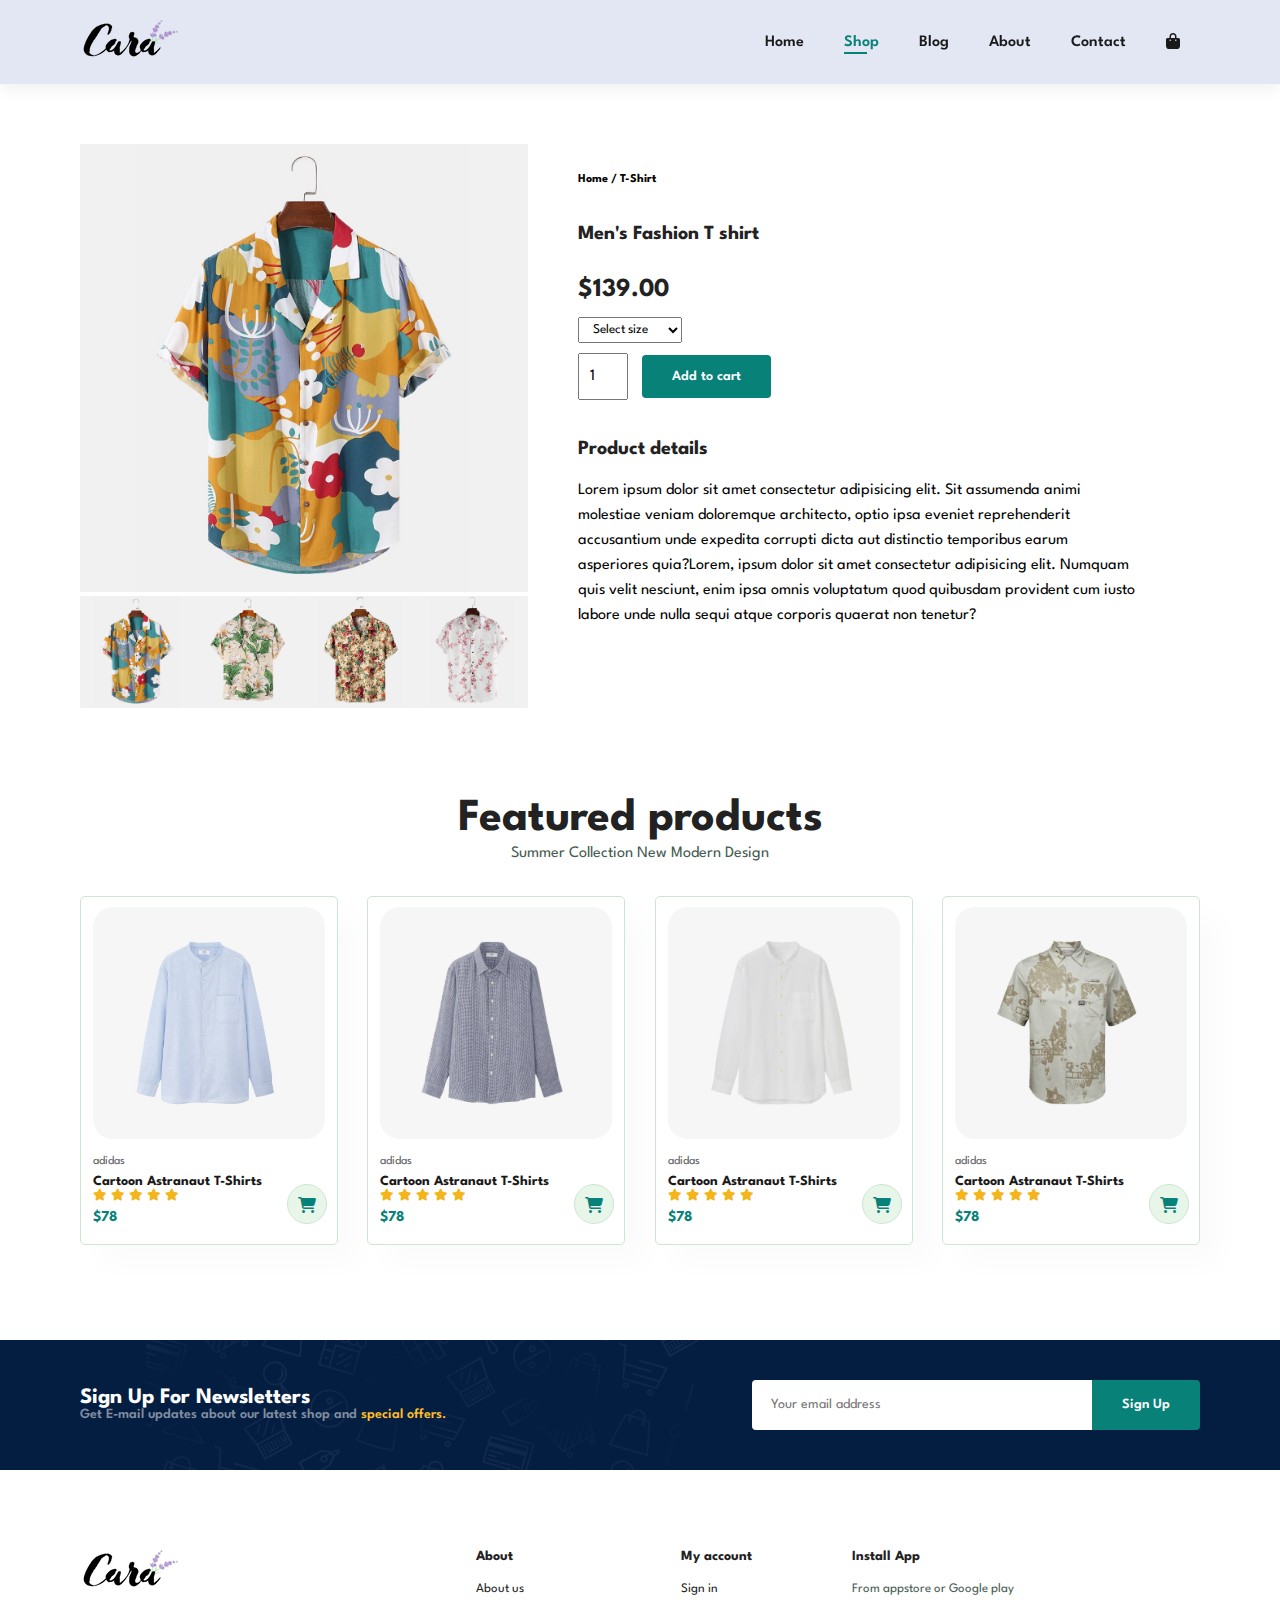
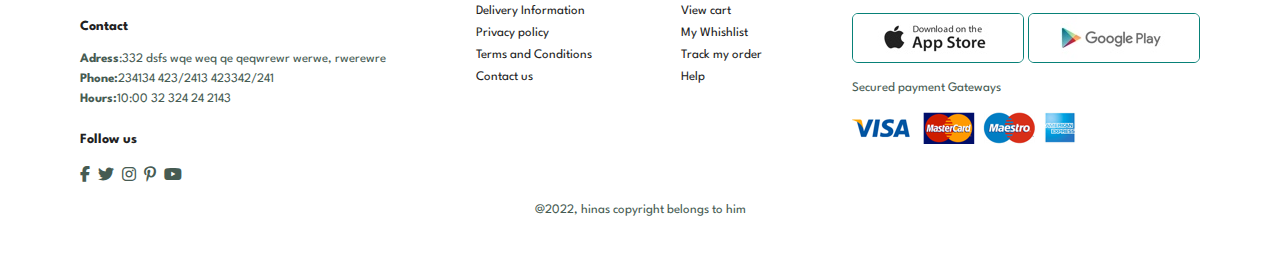
<file: sproduct.html>
<!DOCTYPE html>
<html lang="en">
<head>
    <meta charset="UTF-8">
    <meta http-equiv="X-UA-Compatible" content="IE=edge">
    <meta name="viewport" content="width=device-width, initial-scale=1.0">
    <title>Ecommerce</title>
    <link rel="stylesheet" href="./style.css">
    <link rel="stylesheet" href="https://cdnjs.cloudflare.com/ajax/libs/font-awesome/6.1.1/css/all.min.css">
</head>
<body>
    
    <section id="header">
        <a href="#"><img src="./img/logo.png" class="logo" alt=""></a>

        <div>
            <ul id="navbar">
                <li><a href="index.html" >Home</a></li>
                <li><a href="shop.html" class="active">Shop</a></li>
                <li><a href="blog.html">Blog</a></li>
                <li><a href="about.html">About</a></li>
                <li><a href="contact.html">Contact</a></li>
                <li id="lg-bag"><a href="cart.html"><i class="fa-solid fa-bag-shopping"></i></a></li>
                <a href="#" id="close"><i class="fa-solid fa-xmark"></i></a>
            </ul>
        </div>
        <div id="mobile">
            <a href="cart.html" onclick="show()"><i class="fa-solid fa-bag-shopping"></i></a>
            <i class="fas fa-outdent" id="bar"></i>
        </div>
    </section>

    <section id="prodetails" class="section-p1">
        <div class="single-pro-img">
            <img src="./img/products/f1.jpg" width="100%" id="mainImg" alt="">
            <div class="small-img-group">
                <div class="small-img-col">
                    <img src="./img/products/f1.jpg" width="100%" class="small-img" alt="">
                </div>
                <div class="small-img-col">
                    <img src="./img/products/f2.jpg" width="100%" class="small-img" alt="">
                </div>
                <div class="small-img-col">
                    <img src="./img/products/f3.jpg" width="100%" class="small-img" alt="">
                </div>
                <div class="small-img-col">
                    <img src="./img/products/f4.jpg" width="100%" class="small-img" alt="">
                </div>
            </div>
        </div>

        <div class="single-pro-details">
            <h6>Home / T-Shirt</h6>
            <h4>Men's Fashion T shirt</h4>
            <h2>$139.00</h2>
            <select>
                <option>Select size</option>
                <option>XL/option>
                <option>XXL</option>
                <option>Small</option>
                <option>Large</option>
                <option>Medium</option>
            </select>
            <input type="number" value="1">
            <button class="normal">Add to cart</button>
            <h4>Product details</h4>
            <span>Lorem ipsum dolor sit amet consectetur adipisicing elit. Sit assumenda animi molestiae veniam doloremque architecto, optio ipsa eveniet reprehenderit accusantium unde expedita corrupti dicta aut distinctio temporibus earum asperiores quia?Lorem, ipsum dolor sit amet consectetur adipisicing elit. Numquam quis velit nesciunt, enim ipsa omnis voluptatum quod quibusdam provident cum iusto labore unde nulla sequi atque corporis quaerat non tenetur?</span>
        </div>
    </section>

    <section id="product1" class="section-p1">
        <h2>Featured products</h2>
        <p>Summer Collection New Modern Design</p>
        <div class="pro-container">
            <div class="pro">
                <img src="./img/products/n1.jpg" alt="">
                <div class="des">
                    <span>adidas</span>
                    <h5>Cartoon Astranaut T-Shirts</h5>
                    <div class="star">
                        <i class="fas fa-star"></i>
                        <i class="fas fa-star"></i>
                        <i class="fas fa-star"></i>
                        <i class="fas fa-star"></i>
                        <i class="fas fa-star"></i>
                    </div>
                    <h4>$78</h4>
                </div>
                <a href="#"><i class="fa-solid fa-cart-shopping cart"></i></a>
            </div>
            <div class="pro">
                <img src="./img/products/n2.jpg" alt="">
                <div class="des">
                    <span>adidas</span>
                    <h5>Cartoon Astranaut T-Shirts</h5>
                    <div class="star">
                        <i class="fas fa-star"></i>
                        <i class="fas fa-star"></i>
                        <i class="fas fa-star"></i>
                        <i class="fas fa-star"></i>
                        <i class="fas fa-star"></i>
                    </div>
                    <h4>$78</h4>
                </div>
                <a href="#"><i class="fa-solid fa-cart-shopping cart"></i></a>
            </div>
            <div class="pro">
                <img src="./img/products/n3.jpg" alt="">
                <div class="des">
                    <span>adidas</span>
                    <h5>Cartoon Astranaut T-Shirts</h5>
                    <div class="star">
                        <i class="fas fa-star"></i>
                        <i class="fas fa-star"></i>
                        <i class="fas fa-star"></i>
                        <i class="fas fa-star"></i>
                        <i class="fas fa-star"></i>
                    </div>
                    <h4>$78</h4>
                </div>
                <a href="#"><i class="fa-solid fa-cart-shopping cart"></i></a>
            </div>
            <div class="pro">
                <img src="./img/products/n4.jpg" alt="">
                <div class="des">
                    <span>adidas</span>
                    <h5>Cartoon Astranaut T-Shirts</h5>
                    <div class="star">
                        <i class="fas fa-star"></i>
                        <i class="fas fa-star"></i>
                        <i class="fas fa-star"></i>
                        <i class="fas fa-star"></i>
                        <i class="fas fa-star"></i>
                    </div>
                    <h4>$78</h4>
                </div>
                <a href="#"><i class="fa-solid fa-cart-shopping cart"></i></a>
            </div>
        </div>
    </section>

    <section id="newsletter" class="section-p1 section-m1">
        <div class="newstext">
            <h4>Sign Up For Newsletters</h4>
            <p>
                Get E-mail updates about our latest shop and <span>special offers.</span>
            </p>
        </div>
        <div class="form">
            <input type="text" placeholder="Your email address">
            <button class="normal">Sign Up</button>
        </div>
    </section>

    <footer class="section-p1">
        <div class="col">
            <img src="./img/logo.png" class="logo" alt="">
            <h4>Contact</h4>
            <p><strong>Adress</strong>:332 dsfs wqe weq qe qeqwrewr werwe, rwerewre</p>
            <p><strong>Phone:</strong>234134 423/2413 423342/241</p>
            <p><strong>Hours:</strong>10:00 32 324 24 2143</p>
            <div class="follow">
                <h4>Follow us</h4>
                <div class="icon">
                    <i class="fab fa-facebook-f"></i>
                    <i class="fab fa-twitter"></i>
                    <i class="fab fa-instagram"></i>
                    <i class="fab fa-pinterest-p"></i>
                    <i class="fab fa-youtube"></i>
                </div>
            </div>
        </div>
        <div class="col">
            <h4>About</h4>
            <a href="#">About us</a>
            <a href="#">Delivery Information</a>
            <a href="#">Privacy policy</a>
            <a href="#">Terms and Conditions</a>
            <a href="#">Contact us</a>
        </div>
        <div class="col">
            <h4>My account</h4>
            <a href="#">Sign in</a>
            <a href="#">View cart</a>
            <a href="#">My Whishlist</a>
            <a href="#">Track my order</a>
            <a href="#">Help</a>
        </div>
        <div class="col install">
            <h4>Install App</h4>
            <p>From appstore or Google play</p>
            <div class="row">
                <img src="./img/pay/app.jpg" alt="">
                <img src="./img/pay/play.jpg" alt="">
            </div>
            <p>Secured payment Gateways</p>
            <img src="./img/pay/pay.png" alt="">
        </div>
        <div class="copyright">
            <p>@2022, hinas copyright belongs to him</p>
        </div>
    </footer>


    <script>
        var mainImg = document.getElementById('mainImg');
        var smallImg = document.getElementsByClassName('small-img');

        smallImg[0].onclick = function () {
            mainImg.src = smallImg[0].src;
        }
        smallImg[1].onclick = function () {
            mainImg.src = smallImg[1].src;
        }
        smallImg[2].onclick = function () {
            mainImg.src = smallImg[2].src;
        }
        smallImg[3].onclick = function () {
            mainImg.src = smallImg[3].src;
        }
    </script>
    <script src="./script.js"></script>
</body>
</html>
</file>
<file: style.css>
@import url('https://fonts.googleapis.com/css2?family=League+Spartan&display=swap');

*
{
    margin: 0;
    padding: 0;
    box-sizing: border-box;
    font-family: 'League Spartan', sans-serif;
}
h1
{
    font-size: 50px;
    line-height: 64px;
    color: #222;
}

h2
{
    font-size: 46px;
    line-height: 54px;
    color: #222;
}
h4
{
    font-size: 20px;
    color: #222;
}
h6
{
    font-weight: 700;
    font-size: 12px;
}
p
{
    font-size: 16px;
    color: #465b52;
}
.section-p1
{
    padding: 40px 80px;
}
.section-m1
{
    margin: 40px 0;
}
button.normal
{
    font-size: 14px;
    font-weight: 600;
    padding: 15px 30px;
    color: #000;
    background-color: #fff;
    border-radius: 4px;
    cursor: pointer;
    border: none;
    transition: 0.2s ease;
    outline: none;
}
button.white
{
    font-size: 13px;
    font-weight: 600;
    padding: 11px 18px;
    color: #fff;
    background-color: transparent;
    cursor: pointer;
    border: 1px solid #fff;
    transition: 0.2s ease;
    outline: none;
}
body
{
    width: 100%;
}

/* Header start*/

#header
{
    display: flex;
    align-items: center;
    justify-content: space-between;
    padding: 20px 80px;
    background: #e3e6f3;
    box-shadow: 0 5px 15px rgba(0, 0, 0, 0.06);
    z-index: 999;
    position: sticky;
    top: 0;
    left: 0;
}
#navbar
{
    display: flex;
    align-items: center;
    justify-content: center;
}
#navbar li
{
    list-style: none;
    padding: 0 20px;
    position: relative;
}
#navbar li a
{
    text-decoration: none;
    font-size: 16px;
    font-weight: 600;
    color: #1a1a1a;
    transition: 0.3s ease;
}
#navbar li a:hover
{
    color: #088178;
}
#navbar li a:hover,
#navbar li a.active
{
    color: #088178;
}
#navbar li a.active::after,
#navbar li a:hover::after
{
    content: "";
    width: 30%;
    height: 2px;
    background: #088178;
    position: absolute;
    bottom: -4px;
    left: 20px;
}
#mobile
{
    display: none;
}
#close
{
    display: none;
}
/* Home page*/
#hero
{
    background-image: url(./img/hero4.png);
    height: 90vh;
    width: 100%;
    background-size: cover;
    background-position: top 25% right 0;
    padding: 0 80px;
    display: flex;
    flex-direction: column;
    align-items: flex-start;
    justify-content: center;
}
#hero h4
{
    padding-bottom: 15px;
}
#hero h1
{
    color: #088178;
}
#hero button
{
    background-image: url("./img/button.png");
    background-color: transparent;
    color: #088178;
    border: 0;
    padding: 14px 80px 14px 65px;
    background-repeat: no-repeat;
    cursor: pointer;
    font-weight: 700;
    font-size: 15px;
}
/* feature start*/
#feature
{
    display: flex;
    align-items: center;
    justify-content: space-between;
    flex-wrap: wrap;
}
#feature .fe-box
{
    width: 180px;
    text-align: center;
    padding: 25px 15px;
    box-shadow: 20px 20px 34px rgba(0, 0, 0, 0.03);
    border: 1px solid #cce7d0;
    border-radius: 4px;
    margin: 15px 0;
}
#feature .fe-box:hover
{
    box-shadow: 10px 10px 54px rgba(70, 62, 221, 0.1);
}
#feature .fe-box img
{
    width: 100%;
    margin-bottom: 10px;
}
#feature .fe-box h6
{
    display: inline-block;
    padding: 9px 8px 6px 8px;
    line-height: 1;
    border-radius: 4px;
    color: #088178;
    background-color: #fddde4;
}
#feature .fe-box:nth-child(2) h6
{
     background-color: #cdebbc;
}
#feature .fe-box:nth-child(3) h6
{
     background-color: #d1e8f2;
}
#feature .fe-box:nth-child(4) h6
{
     background-color: #cdd4f8;
}
#feature .fe-box:nth-child(5) h6
{
     background-color: #f6dbf6;
}
#feature .fe-box:nth-child(6) h6
{
     background-color: #fff2e5;
}
#product1
{
    text-align: center;
}
#product1 .pro-container
{
    display: flex;
    align-items: center;
    justify-content: space-between;
    padding-top: 20px;
    flex-wrap: wrap;
}
#product1 .pro
{
    width: 23%;
    min-width: 250px;
    padding: 10px 12px;
    border: 1px solid #cce7d0;
    border-radius: 5px;
    cursor: pointer;
    box-shadow: 20px 20px 30px rgba(0, 0, 0, 0.02);
    margin: 15px 0;
    transition: 0.2s ease;
    position: relative;
}
#product1 .pro:hover
{
    box-shadow: 20px 20px 30px rgba(0, 0, 0, 0.06);
}
#product1 .pro img
{
    width: 100%;
    border-radius: 20px;
}
#product1 .pro .des
{
    text-align: start;
    padding: 10px 0;
}
#product1 .pro .des span
{
    color: #606063;
    font-size: 12px;
}
#product1 .pro .des h5
{
    padding-top: 7px;
    color: #1a1a1a;
    font-size: 14px;
}
#product1 .pro .des i
{
    font-size: 12px;
    color: rgb(243, 181, 25);
}
#product1 .pro .des h4
{
    padding-top: 7px;
    font-size: 15px;
    font-weight: 700;
    color: #088178;
}
#product1 .pro .cart
{
    width: 40px;
    height: 40px;
    line-height: 40px;
    border-radius: 50px;
    background-color: #e8f6ea;
    color: #088178;
    border: 1px solid #cce7d0;
    position: absolute;
    bottom: 20px;
    right: 10px;
}
#product1 .pro .cart:hover
{
    background-color: #088178;
    color: #e8f6ea;
}
#banner
{
    display: flex;
    flex-direction: column;
    align-items: center;
    justify-content: center;
    text-align: center;
    background-image: url(./img/banner/b2.jpg);
    height: 40vh;
    width: 100%;
    background-size: cover;
    background-position: center;
}
#banner h4
{
    color: #fff;
    font-size: 16px;
}
#banner h2
{
    color: #fff;
    font-size: 30px;
    padding: 10px 0;
}
#banner h2 span
{
    color: #ef3636;
}
#banner button:hover
{
    background: #088178;
    color: #fff;
}
#sm-banner
{
    display: flex;
    justify-content: space-between;
    flex-wrap: wrap;
}
#sm-banner .banner-box
{
    display: flex;
    flex-direction: column;
    align-items: flex-start;
    justify-content: center;
    background-image: url(./img/banner/b17.jpg);
    height: 50vh;
    min-width: 580px;
    background-size: cover;
    background-position: center;
    padding: 30px;
}
#sm-banner h4
{
    color: #fff;
    font-size: 20px;
    font-weight: 300;
}
#sm-banner h2
{
    color: #fff;
    font-size: 28px;
    font-weight: 800;
}
#sm-banner span
{
    color: #fff;
    font-size: 14px;
    font-weight: 500;
    padding-bottom: 15px;
}
#sm-banner .banner-box:hover button
{
    background: #088178;
    border: 1px solid #088178;
}
#sm-banner .banner-box2
{
    background-image: url("./img/banner/b10.jpg");
}
#banner3
{
    display: flex;
    justify-content: space-between;
    flex-wrap: wrap;
    padding: 0 80px;
}
#banner3 .banner-box
{
    display: flex;
    flex-direction: column;
    align-items: flex-start;
    justify-content: center;
    background-image: url(./img/banner/b7.jpg);
    height: 30vh;
    min-width: 30%;
    background-size: cover;
    background-position: center;
    padding: 30px;
    margin-bottom: 20px;
}
#banner3 h2
{
    color: #fff;
    font-weight: 900;
    font-size: 22px;
}
#banner3 h3
{
    color: #ec544e;
    font-weight: 800;
    font-size: 15px;
}
#banner3 .banner-box2
{
    background-image: url(./img/banner/b4.jpg);
}
#banner3 .banner-box3
{
    background-image: url(./img/banner/b18.jpg);
}
#newsletter
{
    display: flex;
    justify-content: space-between;
    flex-wrap: wrap;
    align-items: center;
    background-image: url(./img/banner/b14.png);
    background-repeat: no-repeat;
    background-position: 20% 30%;
    background-color: #041e42;
}
#newsletter h4
{
    font-size: 22px;
    font-weight: 700;
    color: #fff;
}
#newsletter p
{
    font-size: 14px;
    font-weight: 600;
    color: #818ea0;
}
#newsletter p span
{
    color: #ffbd27;
}
#newsletter input
{
    height: 3.125rem;
    padding: 0 1.25em;
    font-size: 14px;
    width: 100%;
    border: 1px solid transparent;
    border-radius: 4px;
    outline: none;
    border-top-right-radius: 0;
    border-bottom-right-radius: 0;
}
#newsletter button
{
    background-color: #088178;
    color: #fff;
    white-space: nowrap;
    border-top-left-radius: 0;
    border-bottom-left-radius: 0;
}
#newsletter .form
{
    display: flex;
    width: 40%;
}
footer
{
    display: flex;
    flex-wrap: wrap;
    justify-content: space-between;
}
footer .col
{
    display: flex;
    flex-direction: column;
    align-items: flex-start;
    margin-bottom: 20px;
}
footer .logo
{
    margin-bottom: 30px;
}
footer h4
{
    font-size: 14px;
    padding-bottom: 20px;
}
footer p
{
    font-size: 13px;
    margin: 0 0 8px 0;
}
footer a
{
    font-size: 13px;
    margin-bottom: 10px;
    text-decoration: none;
    color: #222;
}
footer .follow
{
    margin-top: 20px;
}
footer .follow i
{
    color: #465b52;
    padding-right: 4px;
    cursor: pointer;
}
footer .install .row img
{
    border: 1px solid  #088178;
    border-radius: 6px;
}
footer .install img
{
    margin: 10px 0 15px 0;
}
footer .follow i:hover,
footer a:hover
{
    color: #088178;
}
footer .copyright
{
    width: 100%;
    text-align: center;
}



/* shop     page         */
/* shop page */
#page-header
{
    width: 100%;
    display: flex;
    flex-direction: column;
    text-align: center;
    justify-content: center;
    height: 40vh;
    background-image: url(./img/banner/b1.jpg);
    background-size: cover;
    padding: 40px;
}
#page-header h2,
#page-header p
{
    color: #fff;
}
#pagination
{
    text-align: center;
}
#pagination a
{
    text-decoration: none;
    background-color: #088178;
    padding: 15px 20px;
    border-radius: 4px;
    color: #fff;
    font-weight: 600;
}
#pagination a i
{
    font-size: 16px;
    font-weight: 600;
}

/* single product */
#prodetails
{
    display: flex;
    margin-top: 20px;
}
#prodetails .single-pro-img
{
    width: 40%;
    margin-right: 50px;
}
.small-img-group
{
    display: flex;
    justify-content: space-between;
}
.small-img-col
{
    flex-basis: 24;
    cursor: pointer;
}
#prodetails .single-pro-details
{
    width: 50%;
    padding-top: 30px;
}
#prodetails .single-pro-details h4
{
    padding: 40px 0 20px 0;
}
#prodetails .single-pro-details h2
{
    font-size: 26px;
}
#prodetails .single-pro-details select
{
    display: block;
    padding: 5px 10px;
    margin-bottom: 10px;
}
#prodetails .single-pro-details input
{
    width: 50px;
    height: 47px;
    padding-left: 10px;
    font-size: 16px;
    margin-right: 10px;
}
#prodetails .single-pro-details input:focus
{
    outline: none;
}
#prodetails .single-pro-details button
{
    background: #088178;
    color: #fff;
}
#prodetails .single-pro-details span
{
    line-height: 25px;
}
/* blog page */
#page-header.blog-header
{
    background-image: url("./img/banner/b19.jpg");
}
#blog
{
    padding: 150px 150px 0 150px;
}
#blog .blog-box
{
    position: relative;
    display: flex;
    align-items: center;
    width: 100%;
    padding-bottom: 90px;
}
#blog .blog-img
{
    width: 50%;
    margin-right: 40px;
}
#blog img
{
    width: 100%;
    height: 300px;
    object-fit: cover;
}
#blog .blog-details
{

    width: 50%;
}
#blog .blog-details a
{
    position: relative;
    text-decoration: none;
    font-size: 11px;
    color: #000;
    font-weight: 700;
    text-transform: uppercase;
    transition: 0.3s;
}
#blog .blog-details a::after
{
    content: '';
    width: 50px;
    height: 1px;
    background-color: #000;
    position: absolute;
    top: 4px;
    right: -60px;
}
#blog .blog-details a:hover
{
    color: #088178;
}
#blog .blog-details a:hover:after{
    background-color: #088178;
}
/* start media query */
#blog .blog-box h1
{
    position: absolute;
    top: -40px;
    left: 0;
    font-size: 70px;
    font-weight: 700;
    color: #c9cbce;
    z-index: -9;
}
/* about page */
#page-header.about-header
{
    background-image: url(./img/about/banner.png);
}
#about-head
{
    display: flex;
    align-items: center;
}
#about-head img
{
    width: 50%;
    height: auto;
}
#about-head div
{
    padding-left: 40px;
}
#about-app
{
    text-align: center;
}
#about-app .video
{
    width: 70%;
    height: 100%;
    margin: 30px auto 0 auto;
}
#about-app .video video
{
    width: 100%;
    height: 100%;
    border-radius: 20px;
}

/* contact */
#contact-details
{
    display: flex;
    align-items: center;
    justify-content: space-between;
}
#contact-details .details{
    width: 40%;
}
#contact-details .details span,
#form-details form span
{
    font-size: 12px;
}
#contact-details .details h2,
#form-details form h2
{
    font-size: 22px;
    line-height: 35px;
    padding: 20px 0;
}
#contact-details .details h3
{
    font-size: 16px;
    padding-bottom: 15px;
}
#contact-details .details li
{
    display: flex;
    list-style: none;
    padding: 10px 0;
}
#contact-details .details li i
{
    font-size: 14px;
    padding-right: 22px;
}
#contact-details .details li p
{
    margin: 0;
    font-size: 14px;
}
#contact-details .map
{
    width: 55%;
    height: 400px;
}
#contact-details iframe
{
    width: 100%;
    height: 100%;
}
#form-details
{
    display: flex;
    justify-content: space-between;
    margin: 30px;
    padding: 80px;
    border: 1px solid #e1e1e1;
}
#form-details form
{
    width: 65%;
    display: flex;
    flex-direction: column;
    align-items: flex-start;
}
#form-details form input,
#form-details form textarea
{
    width: 100%;
    padding: 12px 15px;
    outline: none;
    margin-bottom: 20px;
    border: 1px solid #e1e1e1;
}
#form-details form button
{
    background-color: #088178;
    color: #fff;
}
#form-details .people div
{
    padding-bottom: 25px;
    display: flex;
    align-items: flex-start;
}
#form-details .people div img
{
    width: 65px;
    height: 65px;
    object-fit: cover;
    margin-right: 15px;
}
#form-details .people div p
{
    margin: 0;
    font-size: 13px;
    line-height: 25px;
}
#form-details .people div p span
{
    display: block;
    font-size: 16px;
    font-weight: 600;
    color: #000;
}
@media (max-width:799px) {
    .section-p1 {
        padding: 40px 40px;
    }
    #navbar {
        display: flex;
        flex-direction: column;
        align-items: flex-start;
        justify-content: flex-start;
        position: fixed;
        top: 0;
        right: -300px;
        height: 100vh;
        width: 300px;
        background-color: #e3e6f3;
        box-shadow: 0 40px 60px rgba(0, 0, 0, 0.1);
        padding: 80px 0 0 10px;
        transition: 0.3s;
    }
    #navbar.active
    {
        right: 0px;
    }
    #navbar li
    {
        margin-bottom: 25px;
    }
    #mobile
    {
        display: flex;
        align-items: center;
    }
    #mobile i
    {
        color: #1a1a1a;
        font-size: 24px;
        padding-left: 20px;
    }
    #close
    {
        display: block;
        position: absolute;
        top: 30px;
        left: 30px;
        color: #222;
        font-size: 24px;
    }
    #lg-bag
    {
        display: none;
    }
    #hero {
        height: 70vh;
        padding: 0 80px;
        background-position: top 30% right 30%;
    }
    #feature {
        justify-content: center;
    }
    #feature .fe-box {
        margin: 15px 15px;
    }
    #product1 .pro-container {
        justify-content: center;
    }
    #product1 .pro {
        margin: 15px;
    }
    #banner {
        height: 20vh;
    }
    #sm-banner .banner-box {
        min-width: 100%;
        height: 30vh;
    }
    #banner3 {
        padding: 0 40px;
    }
    #banner3 .banner-box {
        width: 28%;
    }
    #form-details {
        padding: 40px;
    }
    #form-details form {
        width: 50%;
    }
}


@media (max-width:477px) {
    .section-p1 {
        padding: 20px 20px;
    }
    #header {
        padding: 10px 30px;
    }
    #hero {
        padding: 0 20px;
        background-position:55%;
    }
    h2 {
        font-size: 32px;
    }
    h1 {
        font-size: 38px;
    }
    #feature .fe-box {
        width: 155px;
        margin: 0 0 15px 0;
    }
    #feature {
        justify-content: space-between;
    }
    #product1 .pro {
        width: 100%;
    }
    #banner {
        height: 40vh;
    }
    #sm-banner .banner-box {
        height: 40vh;
    }
    #sm-banner .banner-box2 {
        margin-top: 20px;
    }
    #banner3 {
        padding: 0 20px;
    }
    #banner3 .banner-box {
        width: 100%;
    }
    #newsletter .form
    {
        width: 100%;
    }
    #newsletter {
        padding: 40px 20px;
    }
    footer .copyright {
       text-align: start;
    }

    /* single product */
    #prodetails {
        display: flex;
        flex-direction: column;
    }
    #prodetails .single-pro-img {
        width: 100%;
        margin-right: 0px;
    }
    #prodetails .single-pro-details {
        width: 100%;
    }

    /* blog page */
    #blog .blog-box {
        display: flex;
        align-items: flex-start;
        flex-direction: column;
    }
    #blog {
        padding: 100px 20px 0 20px;
    }
    #blog .blog-img {
        width: 100%;
        margin-right: 0px;
        margin-bottom: 30px;
    }
    #blog .blog-details {
        width: 100%;
    }
    /* About page */
    #about-head {
        flex-direction: column;
    }
    #about-head img {
        width: 100%;
        margin-bottom: 20px;
    }
    #about-head div {
        padding-left: 0px;
    }
    #about-app .video {
        width: 100%;
    }
}
</file>
